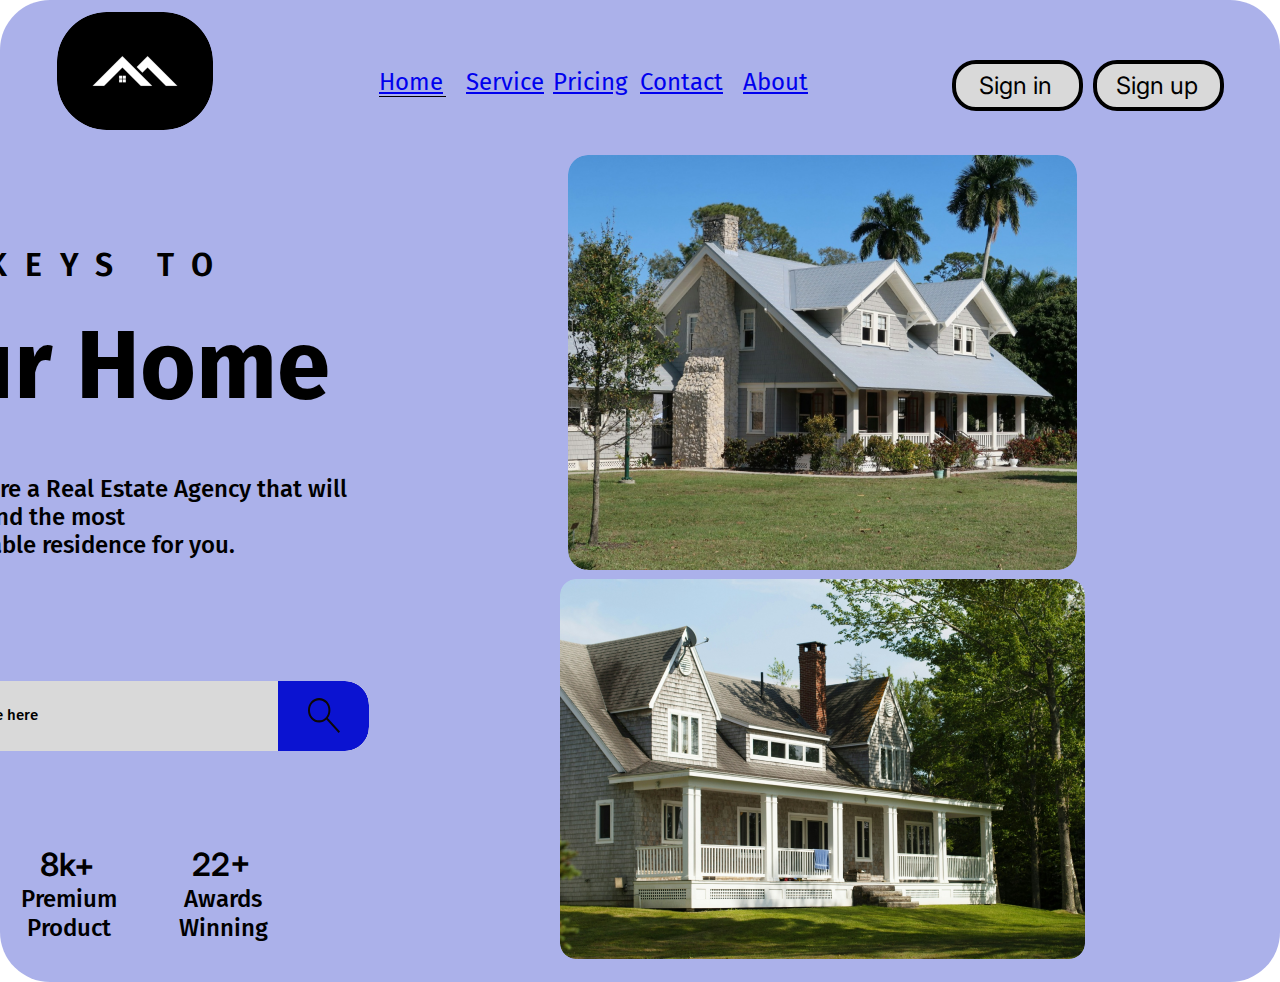
<file: Royal Home/index.html>
<!DOCTYPE html>
<html>
  <head>
    <meta charset="utf-8" />
    <meta name="viewport" content="initial-scale=1, width=device-width" />

    <link rel="stylesheet" href="./global.css" />
    <link rel="stylesheet" href="./index.css" />
    <link
      rel="stylesheet"
      href="https://fonts.googleapis.com/css2?family=Fira Sans:wght@400;500;600;700&display=swap"
    />
    <link
      rel="stylesheet"
      href="https://fonts.googleapis.com/css2?family=Inter:wght@100;400;600;700;800&display=swap"
    />
    <link
      rel="stylesheet"
      href="https://fonts.googleapis.com/css2?family=Merriweather Sans:wght@400;700;800&display=swap"
    />
    <link
      rel="stylesheet"
      href="https://fonts.googleapis.com/css2?family=Averia Serif Libre:wght@700&display=swap"
    />
  </head>
  <body>
    <div class="macbook-pro-14-10">
      <header class="image-2-parent">
        <img
          class="image-2-icon"
          loading="lazy"
          alt=""
          src="./public/image-2@2x.png"
        />

        <div class="sign-in-input-wrapper">
          <div class="sign-in-input">
            <div class="property-1default-wrapper">
              <div class="property-1default">
                <div class="home">
                  <div class="home-wrapper">
                    <a href="index.html" class="home19">Home</a>
                  </div>
                </div>
                <div class="home2">
                  <div class="home-container">
                    <a href="service.html" class="home21">Service</a>
                  </div>
                </div>
                <div class="home4">
                  <div class="home-frame">
                    <a href="pricing.html" class="home23">Pricing</a>
                  </div>
                </div>
                <div class="home24">
                  <div class="home-wrapper8">
                    <a href="contact.html" class="home25">Contact</a>
                  </div>
                </div>
                <div class="home6">
                  <div class="frame-div">
                    <a href="about.html" class="home27">About</a>
                  </div>
                </div>
              </div>
            </div>
            <div class="image-banner">
              <div class="sign-in-container">
                <button class="sign-in-wrapper">
                  <a class="sign-in">Sign in</a>
                </button>
                <button class="sign-in-frame">
                  <a class="sign-in1">Sign up</a>
                </button>
              </div>
            </div>
          </div>
        </div>
      </header>
      <main class="image-background">
        <img
          class="unsplash178j8tjrnlc-icon"
          loading="lazy"
          alt=""
          src="./public/unsplash178j8tjrnlc@2x.png"
        />

        <div class="unsplash-container">
          <div class="heading">
            <div class="title">
              <div class="the-keys-to">THE KEYS TO</div>
              <h1 class="your-home">Your Home</h1>
              <div class="we-are-a">
                We are a Real Estate Agency that will help you to find the most
                suitable residence for you.
              </div>
            </div>
            <div class="search">
              <div class="search-content">
                <div class="search-input">
                  <div class="search-your-home">Search Your Home here</div>
                </div>
                <img
                  class="search-button-icon"
                  loading="lazy"
                  alt=""
                  src="./public/frame-25.svg"
                />
              </div>
            </div>
            <div class="key-title">
              <div class="instance-parent">
                <div class="initial-parent">
                  <div class="initial">
                    <div class="k">3k+</div>
                  </div>
                  <div class="customer-initial">
                    <div class="happy">Happy</div>
                  </div>
                  <div class="customer">Customer</div>
                </div>
                <div class="initial-container-parent">
                  <div class="initial-container">
                    <div class="k1">8k+</div>
                  </div>
                  <div class="happy1">Premium</div>
                  <div class="customer-wrapper">
                    <div class="customer1">Product</div>
                  </div>
                </div>
                <div class="frame-parent">
                  <div class="k-wrapper">
                    <div class="k2">22+</div>
                  </div>
                  <div class="happy-wrapper">
                    <div class="happy2">Awards</div>
                  </div>
                  <div class="customer2">Winning</div>
                </div>
              </div>
            </div>
          </div>
        </div>
        <div class="gallery">
          <div class="unsplasharen8nutd1q-wrapper">
            <img
              class="unsplasharen8nutd1q-icon"
              loading="lazy"
              alt=""
              src="./public/unsplasharen8nutd1q@2x.png"
            />
          </div>
          <img
            class="unsplashitzfgp77dtg-icon"
            loading="lazy"
            alt=""
            src="./public/unsplashitzfgp77dtg@2x.png"
          />
        </div>
      </main>
    </div>
  </body>
</html>
</file>
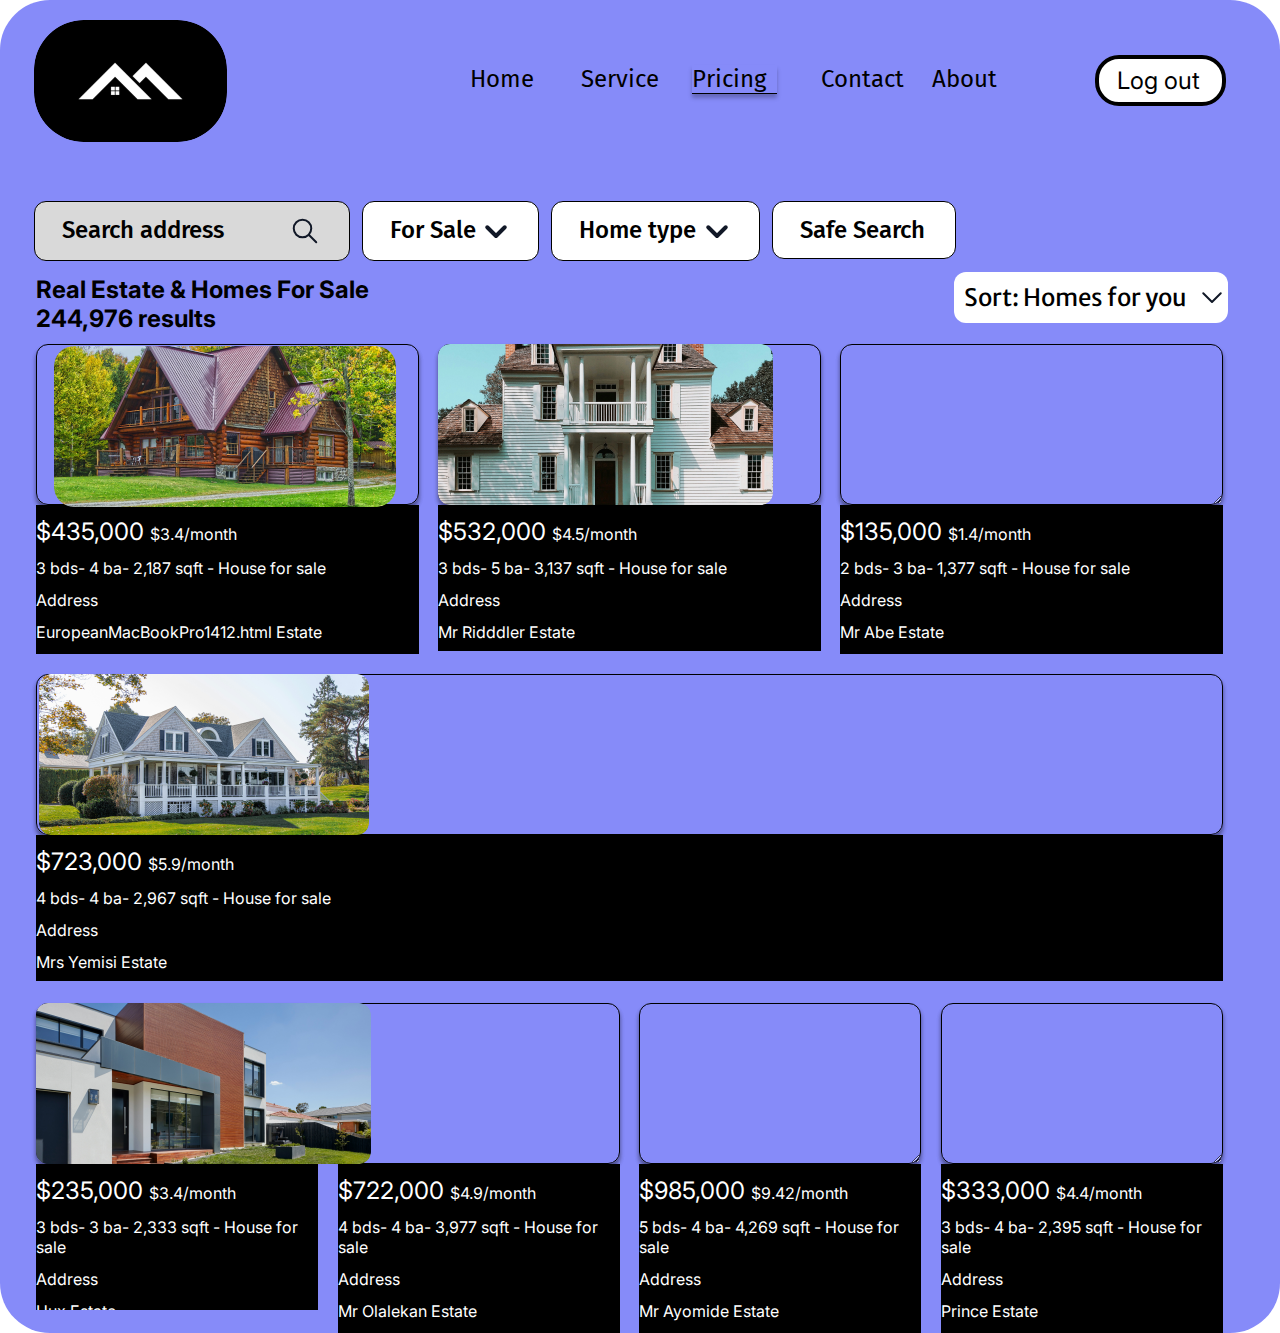
<file: Royal Home/pricing.html>
<!DOCTYPE html>
<html>
  <head>
    <meta charset="utf-8" />
    <meta name="viewport" content="initial-scale=1, width=device-width" />

    <link rel="stylesheet" href="./global.css" />
    <link rel="stylesheet" href="./MacBookPro1412.css" />
    <link
      rel="stylesheet"
      href="https://fonts.googleapis.com/css2?family=Fira Sans:wght@400;500;600;700&display=swap"
    />
    <link
      rel="stylesheet"
      href="https://fonts.googleapis.com/css2?family=Inter:wght@100;400;600;700;800&display=swap"
    />
    <link
      rel="stylesheet"
      href="https://fonts.googleapis.com/css2?family=Merriweather Sans:wght@400;700;800&display=swap"
    />
    <link
      rel="stylesheet"
      href="https://fonts.googleapis.com/css2?family=Averia Serif Libre:wght@700&display=swap"
    />
  </head>
  <body>
    <div class="macbook-pro-14-12">
      <header class="macbook-pro-14-12-inner">
        <div class="frame-parent5">
          <div class="image-4-wrapper">
            <img
              class="image-4-icon"
              loading="lazy"
              alt=""
              src="./public/image-4@2x.png"
            />
          </div>
          <div class="home-wrapper5">
            <nav class="home17">
              <div class="home18">
                <div class="home-sub-items">
                  <a href="index.html" class="home19">Home</a>
                </div>
              </div>
              <div class="home20">
                <div class="home-wrapper6">
                  <a href="service.html" class="home21">Service</a>
                </div>
              </div>
              <div class="home22">
                <div class="home-wrapper7">
                  <a href="pricing.html" class="home23">Pricing</a>
                </div>
              </div>
              <div class="home24">
                <div class="home-wrapper8">
                  <a href="contact.html" class="home25">Contact</a>
                </div>
              </div>
              <div class="home26">
                <div class="home-wrapper9">
                  <a href="about.html" class="home27">About</a>
                </div>
              </div>
            </nav>
          </div>
          <div class="instance-wrapper">
            <button class="frame-button">
              <a class="sign-in3">Log out</a>
            </button>
          </div>
        </div>
      </header>
      <img
        class="unsplashtvcj-so0gds-icon"
        loading="lazy"
        alt=""
        src="./public/unsplashtvcjso0gds@2x.png"
      />

      <main class="frame-main">
        <section class="input-fields-parent">
          <div class="input-fields">
            <div class="search-address-parent">
              <div class="search-address">Search address</div>
              <img class="icon" alt="" src="./public/icon.svg" />
            </div>
            <div class="search-address-group">
              <div class="search-address1">For Sale</div>
              <img class="icon1" alt="" src="./public/icon-1.svg" />
            </div>
            <div class="search-address-container">
              <div class="search-address2">Home type</div>
              <img class="icon2" alt="" src="./public/icon-1.svg" />
            </div>
            <div class="search-address-parent1">
              <div class="search-address3">Safe Search</div>
              <img class="icon3" alt="" src="./public/icon.svg" />
            </div>
          </div>
          <div class="frame-wrapper2">
            <div class="frame-parent6">
              <div class="real-estate-homes-for-sale-2-wrapper">
                <h3 class="real-estate-container">
                  <p class="real-estate">Real Estate & Homes For Sale</p>
                  <p class="results">244,976 results</p>
                </h3>
              </div>
              <div class="search-address-parent2">
                <div class="search-address4">Sort: Homes for you</div>
                <img class="icon4" alt="" src="./public/icon-3.svg" />
              </div>
            </div>
          </div>
          <div class="frame-wrapper3">
            <div class="component-9-parent">
              <div class="component-9">
                <div class="component-9-child"></div>
                <div class="month-parent">
                  <div class="month">
                    <span>$435,000</span>
                    <span class="month1"> $3.4/month</span>
                  </div>
                  <div class="bds-4-ba-2187-sqft-">
                    3 bds- 4 ba- 2,187 sqft - House for sale
                  </div>
                  <div class="address">Address</div>
                  <div class="estate">EuropeanMacBookPro1412.html Estate</div>
                </div>
              </div>
              <div class="component-10-parent">
                <div class="component-10">
                  <div class="component-10-child"></div>
                  <div class="month-group">
                    <div class="month2">
                      <span>$532,000</span>
                      <span class="month3"> $4.5/month</span>
                    </div>
                    <div class="bds-4-ba-2187-sqft-1">
                      3 bds- 5 ba- 3,137 sqft - House for sale
                    </div>
                    <div class="address1">Address</div>
                    <div class="mr-oje-estate1">Mr Ridddler Estate</div>
                  </div>
                </div>
                <img
                  class="unsplashq0-1fzvjpjy-icon"
                  loading="lazy"
                  alt=""
                  src="./public/unsplashq01fzvjpjy@2x.png"
                />
              </div>
              <div class="component-7">
                <textarea class="component-7-child" rows="{8}" cols="{17}">
                </textarea>
                <div class="month-container">
                  <div class="month4">
                    <span>$135,000</span>
                    <span class="month5"> $1.4/month</span>
                  </div>
                  <div class="bds-4-ba-2187-sqft-2">
                    2 bds- 3 ba- 1,377 sqft - House for sale
                  </div>
                  <div class="address2">Address</div>
                  <div class="mr-oje-estate2">Mr Abe Estate</div>
                </div>
              </div>
              <div class="component-10-group">
                <div class="component-101">
                  <div class="component-10-item"></div>
                  <div class="month-parent1">
                    <div class="month6">
                      <span>$723,000</span>
                      <span class="month7"> $5.9/month</span>
                    </div>
                    <div class="bds-4-ba-2187-sqft-3">
                      4 bds- 4 ba- 2,967 sqft - House for sale
                    </div>
                    <div class="address3">Address</div>
                    <div class="mr-oje-estate3">Mrs Yemisi Estate</div>
                  </div>
                </div>
                <img
                  class="unsplash178j8tjrnlc-icon2"
                  loading="lazy"
                  alt=""
                  src="./public/unsplash178j8tjrnlc2@2x.png"
                />
              </div>
            </div>
          </div>
        </section>
        <section class="frame-wrapper4">
          <div class="frame-parent7">
            <div class="component-8-parent">
              <div class="component-8">
                <div class="month-cell"></div>
                <div class="month-parent2">
                  <div class="month8">
                    <span>$235,000</span>
                    <span class="month9"> $3.4/month</span>
                  </div>
                  <div class="bds-4-ba-2187-sqft-4">
                    3 bds- 3 ba- 2,333 sqft - House for sale
                  </div>
                  <div class="address4">Address</div>
                  <div class="mr-oje-estate4">Hux Estate</div>
                </div>
              </div>
              <img
                class="unsplashmanvojlquvg-icon"
                loading="lazy"
                alt=""
                src="./public/unsplashmanvojlquvg@2x.png"
              />
            </div>
            <div class="component-71">
              <div class="component-7-item"></div>
              <div class="month-parent3">
                <div class="month10">
                  <span>$722,000</span>
                  <span class="month11"> $4.9/month</span>
                </div>
                <div class="bds-4-ba-2187-sqft-5">
                  4 bds- 4 ba- 3,977 sqft - House for sale
                </div>
                <div class="address5">Address</div>
                <div class="mr-oje-estate5">Mr Olalekan Estate</div>
              </div>
            </div>
            <div class="component-81">
              <textarea class="component-8-child" rows="{8}" cols="{17}">
              </textarea>
              <div class="month-parent4">
                <div class="month12">
                  <span>$985,000</span>
                  <span class="month13"> $9.42/month</span>
                </div>
                <div class="bds-4-ba-2187-sqft-6">
                  5 bds- 4 ba- 4,269 sqft - House for sale
                </div>
                <div class="address6">Address</div>
                <div class="mr-oje-estate6">Mr Ayomide Estate</div>
              </div>
            </div>
            <div class="component-91">
              <textarea class="component-9-item" rows="{8}" cols="{17}">
              </textarea>
              <div class="month-parent5">
                <div class="month14">
                  <span>$333,000</span>
                  <span class="month15"> $4.4/month</span>
                </div>
                <div class="bds-4-ba-2187-sqft-7">
                  3 bds- 4 ba- 2,395 sqft - House for sale
                </div>
                <div class="address7">Address</div>
                <div class="mr-oje-estate7">Prince Estate</div>
              </div>
            </div>
          </div>
        </section>
      </main>
    </div>
  </body>
</html>
</file>
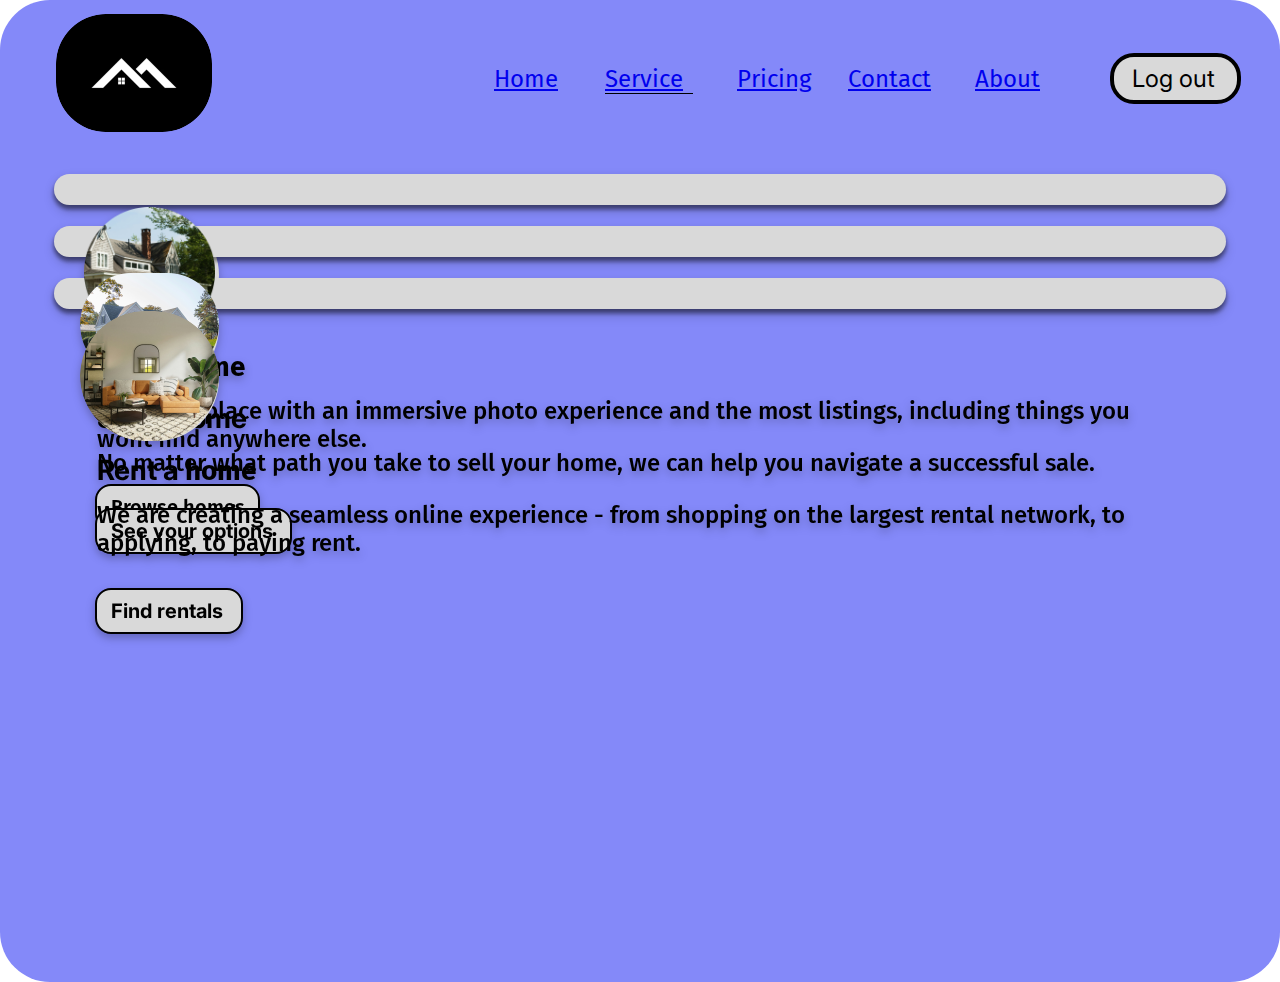
<file: Royal Home/service.html>
<!DOCTYPE html>
<html>
  <head>
    <meta charset="utf-8" />
    <meta name="viewport" content="initial-scale=1, width=device-width" />

    <link rel="stylesheet" href="./global.css" />
    <link rel="stylesheet" href="./MacBookPro1411.css" />
    <link
      rel="stylesheet"
      href="https://fonts.googleapis.com/css2?family=Fira Sans:wght@400;500;600;700&display=swap"
    />
    <link
      rel="stylesheet"
      href="https://fonts.googleapis.com/css2?family=Inter:wght@100;400;600;700;800&display=swap"
    />
    <link
      rel="stylesheet"
      href="https://fonts.googleapis.com/css2?family=Merriweather Sans:wght@400;700;800&display=swap"
    />
    <link
      rel="stylesheet"
      href="https://fonts.googleapis.com/css2?family=Averia Serif Libre:wght@700&display=swap"
    />
  </head>
  <body>
    <div class="macbook-pro-14-11">
      <header class="macbook-pro-14-11-inner">
        <div class="image-3-parent">
          <img
            class="image-3-icon"
            loading="lazy"
            alt=""
            src="./public/image-2@2x.png"
          />

          <div class="frame-wrapper">
            <div class="frame-group">
              <div class="home-container-wrapper">
                <nav class="home-container1">
                  <div class="home8">
                    <div class="home-wrapper1">
                      <a href="index.html" class="home19">Home</a>
                    </div>
                  </div>
                  <div class="home10">
                    <div class="home-wrapper2">
                      <a href="service.html" class="home21">Service</a>
                    </div>
                  </div>
                  <div class="home12">
                    <div class="home-wrapper3">
                      <a href="pricing.html" class="home23">Pricing</a>
                    </div>
                  </div>
                  <div class="home24">
                    <div class="home-wrapper8">
                      <a href="contact.html" class="home25">Contact</a>
                    </div>
                  </div>
                  <div class="home14">
                    <div class="home-wrapper4">
                      <a href="about.html" class="home27">About</a>
                    </div>
                  </div>
                </nav>
              </div>
              <div class="sign-in-wrapper1">
                <a class="sign-in2">Log out</a>
              </div>
            </div>
          </div>
        </div>
      </header>
      <main class="header">

        <section class="frame-section">
          <div class="frame-parent3">
            <div class="ellipse-container">
              <div class="frame-item"></div>
            </div>
            <div class="frame-parent4">
              <div class="frame-wrapper1">
                <div class="buy-a-home-group">
                  <div class="buy-a-home-container">
                    <b class="home16">Buy a home</b>
                  </div>
                  <div class="find-your-place2">
                    Find your place with an immersive photo experience and the
                    most listings, including things you wont find anywhere else.
                  </div>
                </div>
              </div>
              <button class="browse-homes-wrapper">
                <div class="browse-homes">Browse homes</div>
              </button>
            </div>
          </div>
          <img
            class="frame-inner"
            loading="lazy"
            alt=""
            src="./public/unsplashitzfgp77dtg1@2x.png"
          />
        </section>

        <!-- <section class="instance-group">
          <div class="ellipse-parent">
            <div class="instance-child"></div>
            <div class="frame-container">
              <div class="buy-a-home-parent">
                <b class="buy-a-home">Buy a home</b>
                <div class="find-your-place">
                  Find your place with an immersive photo experience and the
                  most listings, including things you wont find anywhere else.
                </div>
              </div>
            </div>
            <button class="browse-homes-wrapper">
              <div class="browse-homes">Browse homes</div>
            </button>
          </div>
          <img
            class="unsplashitzfgp77dtg-icon1"
            loading="lazy"
            alt=""
            src="./public/unsplashitzfgp77dtg1@2x.png"
          />
        </section> -->

        <section class="frame-section">
          <div class="frame-parent3">
            <div class="ellipse-container">
              <div class="frame-item"></div>
            </div>
            <div class="frame-parent4">
              <div class="frame-wrapper1">
                <div class="buy-a-home-group">
                  <div class="buy-a-home-container">
                    <b class="buy-a-home1">Sell a home</b>
                  </div>
                  <div class="find-your-place2">
                    No matter what path you take to sell your home, we can help
                    you navigate a successful sale.
                  </div>
                </div>
              </div>
              <button class="browse-container">
                <b class="browse-homes1">See your options</b>
              </button>
            </div>
          </div>
          <img
            class="frame-inner"
            loading="lazy"
            alt=""
            src="./public/unsplash178j8tjrnlc1@2x.png"
          />
        </section>

        <!-- <section class="instance-container">
          <div class="frame-parent1">
            <div class="ellipse-wrapper">
              <div class="frame-child"></div>
            </div>
            <div class="frame-parent2">
              <div class="button-content-wrapper">
                <div class="button-content">
                  <b class="buy-a-home1">Sell a home</b>
                  <div class="find-your-place1">
                    No matter what path you take to sell your home, we can help
                    you navigate a successful sale.
                  </div>
                </div>
              </div>
              <button class="browse-container">
                <b class="browse-homes1">See your options</b>
              </button>
            </div>
          </div>
          <img
            class="unsplash178j8tjrnlc-icon1"
            loading="lazy"
            alt=""
            src="./public/unsplash178j8tjrnlc1@2x.png"
          />
        </section> -->

        <section class="frame-section">
          <div class="frame-parent3">
            <div class="ellipse-container">
              <div class="frame-item"></div>
            </div>
            <div class="frame-parent4">
              <div class="frame-wrapper1">
                <div class="buy-a-home-group">
                  <div class="buy-a-home-container"><u></u>
                    <b>Rent a </b>
                    <b class="home16">home</b>
                  </div>
                  <div class="find-your-place2">
                    We are creating a seamless online experience - from shopping
                    on the largest rental network, to applying, to paying rent.
                  </div>
                </div>
              </div>
              <button class="browse-homes-container">
                <b class="browse-homes2">Find rentals</b>
              </button>
            </div>
          </div>
          <img
            class="frame-inner"
            loading="lazy"
            alt=""
            src="./public/rectangle-5@2x.png"
          />
        </section>
      </main>
    </div>
  </body>
</html>
</file>
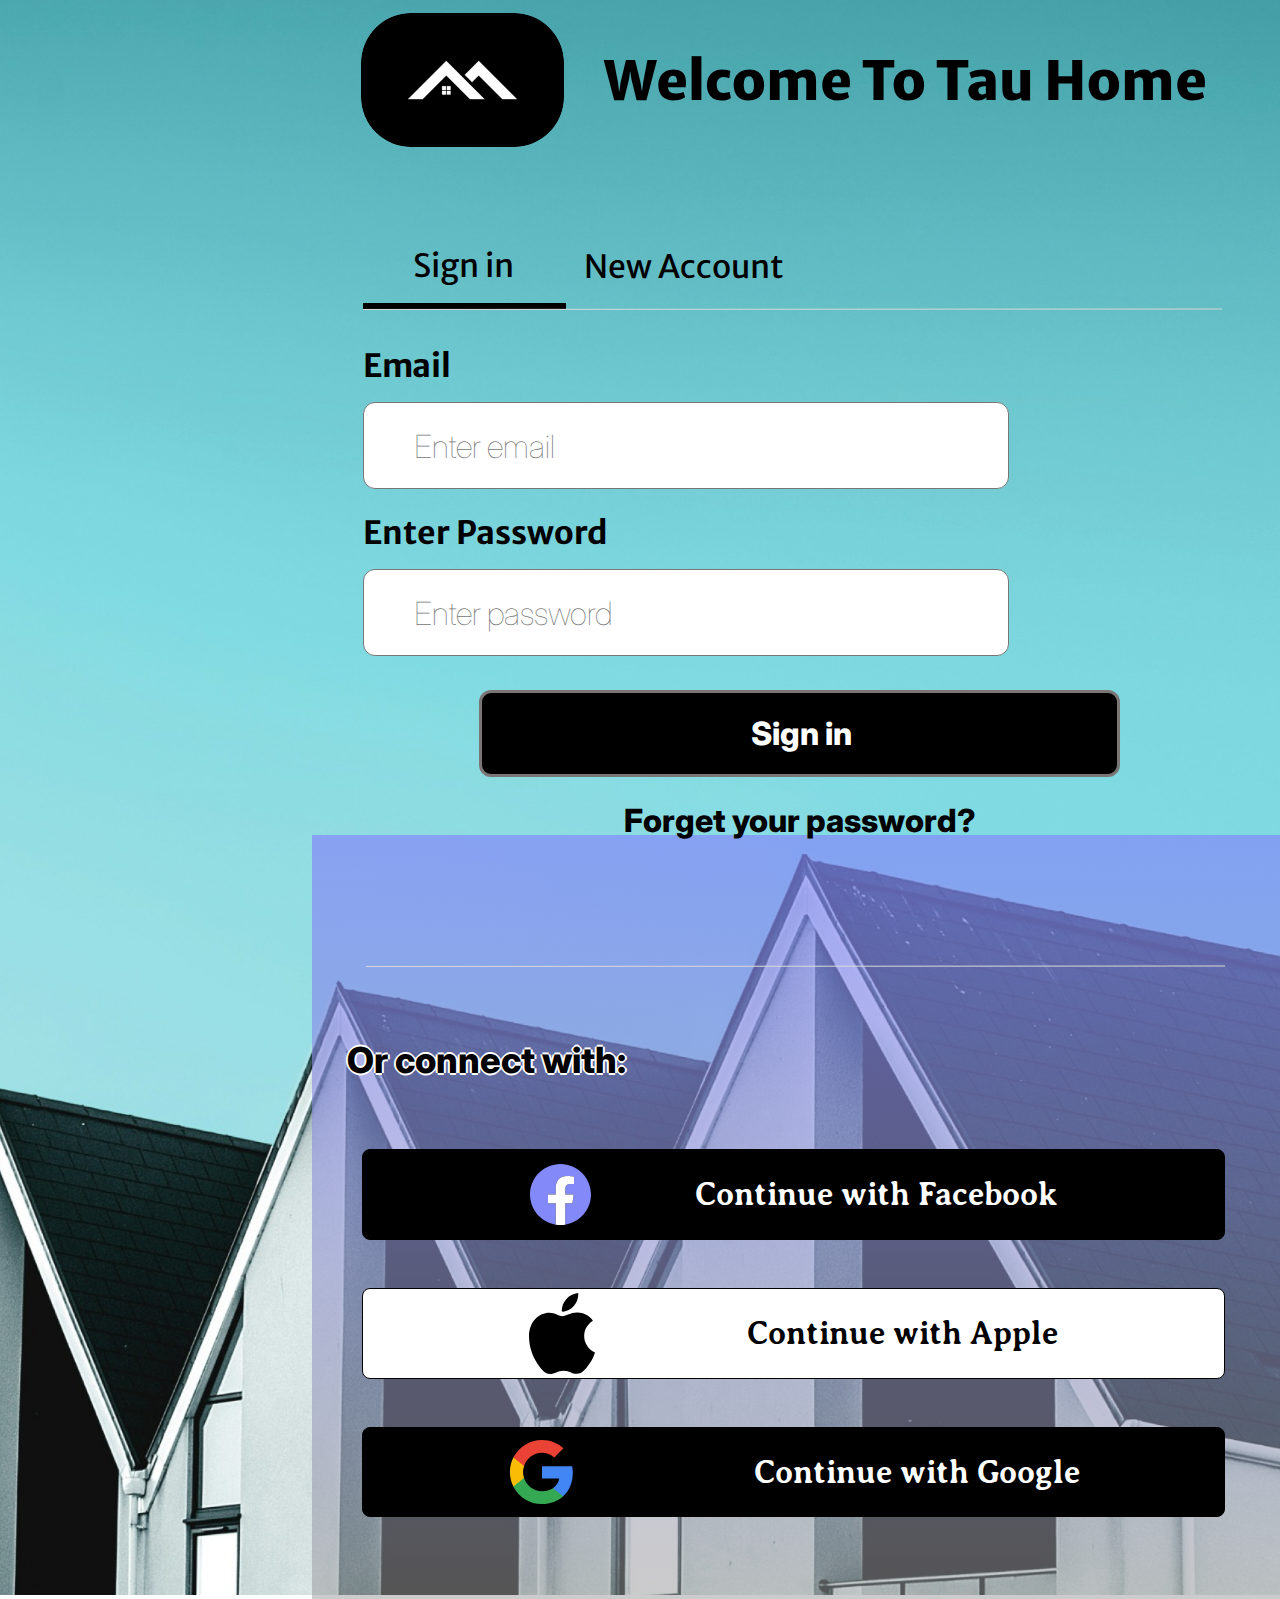
<file: Royal Home/SignIn.html>
<!DOCTYPE html>
<html>
  <head>
    <meta charset="utf-8" />
    <meta name="viewport" content="initial-scale=1, width=device-width" />

    <link rel="stylesheet" href="./global.css" />
    <link rel="stylesheet" href="./SignIn.css" />
    <link
      rel="stylesheet"
      href="https://fonts.googleapis.com/css2?family=Fira Sans:wght@400;500;600;700&display=swap"
    />
    <link
      rel="stylesheet"
      href="https://fonts.googleapis.com/css2?family=Inter:wght@100;400;600;700;800&display=swap"
    />
    <link
      rel="stylesheet"
      href="https://fonts.googleapis.com/css2?family=Merriweather Sans:wght@400;700;800&display=swap"
    />
    <link
      rel="stylesheet"
      href="https://fonts.googleapis.com/css2?family=Averia Serif Libre:wght@700&display=swap"
    />
  </head>
  <body>
    <div class="sign-in4">
      <img
        class="unsplasha3dphhal6zg-icon"
        alt=""
        src="./public/unsplasha3dphhal6zg@2x.png"
      />

      <section class="main">
        <img
          class="image-5-icon"
          loading="lazy"
          alt=""
          src="./public/image-5@2x.png"
        />

        <div class="welcome">
          <h2 class="welcome-to-tau">Welcome To Tau Home</h2>
        </div>
      </section>
      <section class="content">
        <form class="sign-in-form">
          <div class="sign-in-fields">
            <div class="sign-in-buttons">
              <div class="sign-in5">
                <div class="sign-in6">Sign in</div>
              </div>
              <div class="sign-in-button-bottom">
                <div class="sign-in7">
                  <div class="sign-in8">New Account</div>
                </div>
              </div>
            </div>
            <img
              class="sign-in-fields-child"
              loading="lazy"
              alt=""
              src="./public/line-24.svg"
            />
          </div>
          <div class="email-parent">
            <b class="email">Email</b>
            <div class="email-input">
              <input
                class="enter-email"
                placeholder="Enter email"
                type="text"
              />
            </div>
          </div>
          <div class="email-field-copy">
            <div class="email-group">
              <b class="email1">Enter Password</b>
              <div class="email-input-copy">
                <input
                  class="enter-email1"
                  placeholder="Enter password"
                  type="text"
                />
              </div>
            </div>
          </div>
          <div class="sign-in-submit">
            <button class="sign-in-submit-button">
              <div class="sign-in9">Sign in</div>
            </button>
          </div>
        </form>
      </section>
      <section class="social-sign-in">
        <div class="social-options">
          <div class="divider-container">
            <img
              class="divider-container-child"
              loading="lazy"
              alt=""
              src="./public/line-24.svg"
            />
          </div>
          <div class="or-connect-with">Or connect with:</div>
        </div>
        <div class="social-buttons">
          <button class="social-icons">
            <img class="g10-icon" alt="" src="./public/g10.svg" />

            <div class="social-labels">
              <b class="continue-with-facebook">Continue with Facebook</b>
            </div>
          </button>
          <button class="social-icons1">
            <img
              class="apple-logosvg-icon"
              alt=""
              src="./public/apple-logosvg.svg"
            />

            <div class="continue-with-apple-wrapper">
              <b class="continue-with-apple">Continue with Apple</b>
            </div>
          </button>
          <button class="google-sign-in">
            <img
              class="google-symbolsvg-icon"
              alt=""
              src="./public/google-symbolsvg.svg"
            />

            <div class="google-button">
              <b class="continue-with-google">Continue with Google</b>
            </div>
          </button>
        </div>
        <div class="forget-your-password">Forget your password?</div>
      </section>
    </div>
  </body>
</html>
</file>
<file: Royal Home/global.css>
body {
  margin: 0;
  line-height: normal;
}

:root {
  /* fonts */
  --font-fira-sans: "Fira Sans";
  --font-inter: Inter;
  --font-merriweather-sans: "Merriweather Sans";
  --font-averia-serif-libre: "Averia Serif Libre";

  /* font sizes */
  --font-size-5xl: 24px;
  --font-size-lgi: 19px;
  --font-size-13xl: 32px;
  --font-size-7xl: 26px;
  --font-size-10xl: 29px;
  --font-size-xl: 20px;
  --font-size-9xl: 28px;
  --font-size-3xl: 22px;
  --font-size-base: 16px;

  /* Colors */
  --color-black: #000;
  --color-gainsboro-100: #d9d9d9;
  --color-silver: #bfbfbf;
  --color-darkslategray: #333;
  --color-white: #fff;
  --color-gray-100: #7a7676;

  /* Gaps */
  --gap-25xl: 44px;
  --gap-41xl: 60px;
  --gap-11xl: 30px;
  --gap-12xs: 1px;
  --gap-xl: 20px;
  --gap-5xl: 24px;
  --gap-lgi: 19px;
  --gap-3xs: 10px;
  --gap-33xl: 52px;
  --gap-xs: 12px;
  --gap-12xl: 31px;
  --gap-mini: 15px;
  --gap-sm: 14px;
  --gap-3xl: 22px;
  --gap-10xl: 29px;
  --gap-lgi-7: 19.7px;
  --gap-9xs: 4px;
  --gap-base: 16px;

  /* Paddings */
  --padding-8xs: 5px;
  --padding-31xl: 50px;
  --padding-4xl: 23px;
  --padding-35xl: 54px;
  --padding-8xl: 27px;
  --padding-6xl: 25px;
  --padding-sm: 14px;
  --padding-mid: 17px;
  --padding-12xs: 1px;
  --padding-9xs: 4px;
  --padding-smi: 13px;
  --padding-7xs: 6px;
  --padding-lgi: 19px;
  --padding-3xl: 22px;
  --padding-11xs: 2px;
  --padding-xl: 20px;
  --padding-6xs: 7px;
  --padding-9xl: 28px;
  --padding-3xs: 10px;
  --padding-4xs: 9px;
  --padding-22xl: 41px;
  --padding-11xl: 30px;
  --padding-69xl: 88px;
  --padding-25xl: 44px;
  --padding-lg: 18px;
  --padding-15xl: 34px;
  --padding-xs: 12px;
  --padding-10xs: 3px;
  --padding-10xl: 29px;
  --padding-16xl: 35px;
  --padding-34xl: 53px;
  --padding-88xl: 107px;
  --padding-2xl: 21px;
  --padding-5xl: 24px;

  /* Border radiuses */
  --br-31xl: 50px;
  --br-base: 16px;
  --br-xl: 20px;
  --br-5xl: 24px;
  --br-81xl: 100px;
  --br-xs: 12px;
  --br-5xs: 8px;
}
</file>
<file: Royal Home/index.css>
.image-2-icon {
  height: 118px;
  width: 156px;
  position: relative;
  border-radius: var(--br-31xl);
  object-fit: contain;
  z-index: 1;
}
.home1 {
  text-decoration: none;
  position: relative;
  color: inherit;
  display: inline-block;
  min-width: 64px;
  white-space: nowrap;
}
.home,
.home-wrapper {
  display: flex;
  flex-direction: row;
  align-items: flex-start;
  justify-content: flex-start;
}
.home-wrapper {
  margin-top: -10px;
  margin-left: -10px;
  padding: var(--padding-3xs);
  flex-shrink: 0;
}
.home {
  height: 29px;
  width: 67px;
  border-bottom: 1px solid var(--color-black);
  box-sizing: border-box;
}
.home3 {
  text-decoration: none;
  position: relative;
  color: inherit;
  display: inline-block;
  min-width: 79px;
}
.home-container,
.home2 {
  display: flex;
  flex-direction: row;
  align-items: flex-start;
  justify-content: flex-start;
}
.home-container {
  margin-top: -10px;
  margin-left: -10px;
  padding: var(--padding-3xs);
  flex-shrink: 0;
}
.home2 {
  height: 29px;
  width: 67px;
}
.home5 {
  text-decoration: none;
  position: relative;
  color: inherit;
  display: inline-block;
  min-width: 75px;
}
.home-frame,
.home4 {
  display: flex;
  flex-direction: row;
  align-items: flex-start;
  justify-content: flex-start;
}
.home-frame {
  margin-top: -10px;
  margin-left: -10px;
  padding: var(--padding-3xs);
  flex-shrink: 0;
}
.home4 {
  height: 29px;
  width: 67px;
}
.home7 {
  text-decoration: none;
  position: relative;
  color: inherit;
  display: inline-block;
  min-width: 65px;
}
.frame-div {
  margin-top: -10px;
  margin-left: -10px;
  justify-content: flex-start;
  padding: var(--padding-3xs);
  flex-shrink: 0;
}
.frame-div,
.home6,
.property-1default,
.property-1default-wrapper {
  display: flex;
  flex-direction: row;
  align-items: flex-start;
}
.home6 {
  height: 29px;
  width: 67px;
  justify-content: flex-start;
}
.property-1default,
.property-1default-wrapper {
  max-width: 100%;
}
.property-1default {
  width: 400px;
  justify-content: space-between;
  gap: var(--gap-xl);
}
.property-1default-wrapper {
  flex: 1;
  border-radius: 5px;
  overflow: hidden;
  justify-content: flex-start;
  padding: var(--padding-xl);
  box-sizing: border-box;
}
.sign-in {
  text-decoration: none;
  position: relative;
  font-size: var(--font-size-5xl);
  font-family: var(--font-inter);
  color: var(--color-black);
  text-align: left;
  display: inline-block;
  min-width: 77px;
}
.sign-in-wrapper {
  cursor: pointer;
  border: 4px solid var(--color-black);
  padding: var(--padding-6xs) var(--padding-4xl);
  background-color: var(--color-gainsboro-100);
  flex: 0.9059;
  border-radius: var(--br-5xl);
  overflow: hidden;
  display: flex;
  flex-direction: row;
  align-items: flex-start;
  justify-content: flex-start;
  white-space: nowrap;
}
.sign-in-frame:hover,
.sign-in-wrapper:hover {
  background-color: var(--color-silver);
  border: 4px solid var(--color-darkslategray);
  box-sizing: border-box;
}
.sign-in1 {
  text-decoration: none;
  position: relative;
  font-size: var(--font-size-5xl);
  font-family: var(--font-inter);
  color: var(--color-black);
  text-align: left;
  display: inline-block;
  min-width: 85px;
}
.sign-in-frame {
  cursor: pointer;
  border: 4px solid var(--color-black);
  padding: var(--padding-6xs) var(--padding-lgi);
  background-color: var(--color-gainsboro-100);
  flex: 1;
  border-radius: var(--br-5xl);
  overflow: hidden;
  flex-direction: row;
  justify-content: flex-start;
  white-space: nowrap;
}
.image-banner,
.sign-in-container,
.sign-in-frame {
  display: flex;
  align-items: flex-start;
}
.sign-in-container {
  align-self: stretch;
  flex-direction: row;
  justify-content: flex-start;
  gap: var(--gap-3xs);
}
.image-banner {
  width: 272px;
  flex-direction: column;
  justify-content: flex-end;
  padding: 0 0 var(--padding-7xs);
  box-sizing: border-box;
}
.sign-in-input {
  align-self: stretch;
  display: flex;
  flex-direction: row;
  align-items: flex-end;
  justify-content: flex-start;
  gap: 78px;
  max-width: 100%;
}
.image-2-parent,
.sign-in-input-wrapper {
  display: flex;
  box-sizing: border-box;
  max-width: 100%;
}
.sign-in-input-wrapper {
  width: 865px;
  flex-direction: column;
  align-items: flex-start;
  justify-content: flex-end;
  padding: 0 0 var(--padding-smi);
}
.image-2-parent {
  align-self: stretch;
  border-radius: var(--br-31xl);
  overflow: hidden;
  flex-direction: row;
  align-items: flex-end;
  justify-content: space-between;
  padding: var(--padding-6xs) 56px 0 57px;
  gap: var(--gap-xl);
  text-align: left;
  font-size: var(--font-size-5xl);
  color: var(--color-black);
  font-family: var(--font-fira-sans);
}
.unsplash178j8tjrnlc-icon {
  margin-left: -1117px;
  margin-bottom: -403px;
  width: 767px;
  position: relative;
  max-height: 0%;
  object-fit: cover;
  flex-shrink: 0;
  max-width: 100%;
}
.the-keys-to {
  align-self: stretch;
  position: relative;
  letter-spacing: 0.56em;
  font-weight: 600;
  white-space: pre-wrap;
}
.your-home {
  margin: 0;
  position: relative;
  font-size: 96px;
  font-weight: 700;
  font-family: inherit;
}
.title,
.we-are-a,
.your-home {
  align-self: stretch;
}
.we-are-a {
  position: relative;
  font-size: var(--font-size-5xl);
  font-weight: 500;
  white-space: pre-wrap;
}
.title {
  display: flex;
  flex-direction: column;
  align-items: flex-start;
  justify-content: flex-start;
  gap: var(--gap-5xl);
}
.search-your-home {
  align-self: stretch;
  position: relative;
  font-weight: 500;
}
.search-input {
  width: 210px;
  display: flex;
  flex-direction: column;
  align-items: flex-start;
  justify-content: flex-start;
  padding: var(--padding-6xl) 0 0;
  box-sizing: border-box;
}
.search-button-icon {
  height: 70px;
  width: 91px;
  position: relative;
  border-radius: 0 var(--br-5xl) var(--br-5xl) 0;
  overflow: hidden;
  flex-shrink: 0;
}
.search,
.search-content {
  display: flex;
  flex-direction: row;
  align-items: flex-start;
  box-sizing: border-box;
  max-width: 100%;
}
.search-content {
  flex: 1;
  border-radius: var(--br-5xl);
  background-color: var(--color-gainsboro-100);
  overflow: hidden;
  justify-content: space-between;
  padding: 0 0 0 var(--padding-6xl);
  gap: var(--gap-xl);
}
.search {
  align-self: stretch;
  justify-content: flex-end;
  padding: 0 var(--padding-11xs) 0 0;
  font-size: 15px;
}
.k {
  position: relative;
  font-weight: 600;
  display: inline-block;
  min-width: 60px;
}
.initial {
  display: flex;
  flex-direction: row;
  align-items: flex-start;
  justify-content: flex-start;
  padding: 0 var(--padding-3xl);
  font-size: var(--font-size-13xl);
  font-family: var(--font-inter);
}
.happy {
  position: relative;
  font-weight: 500;
  display: inline-block;
  min-width: 70px;
}
.customer-initial {
  display: flex;
  flex-direction: row;
  align-items: flex-start;
  justify-content: flex-start;
  padding: 0 var(--padding-mid);
}
.customer {
  position: relative;
  font-weight: 500;
  display: inline-block;
  min-width: 105px;
}
.initial-parent {
  display: flex;
  flex-direction: column;
  align-items: flex-start;
  justify-content: flex-start;
  gap: var(--gap-12xs);
}
.k1 {
  position: relative;
  font-weight: 600;
  display: inline-block;
  min-width: 60px;
}
.initial-container {
  display: flex;
  flex-direction: row;
  align-items: flex-start;
  justify-content: flex-start;
  padding: 0 var(--padding-lgi);
  font-size: var(--font-size-13xl);
  font-family: var(--font-inter);
}
.customer1,
.happy1 {
  position: relative;
  font-weight: 500;
  display: inline-block;
  min-width: 98px;
}
.customer1 {
  min-width: 86px;
}
.customer-wrapper,
.initial-container-parent {
  display: flex;
  align-items: flex-start;
  justify-content: flex-start;
}
.customer-wrapper {
  flex-direction: row;
  padding: 0 var(--padding-7xs);
}
.initial-container-parent {
  flex-direction: column;
  gap: var(--gap-12xs);
}
.k2 {
  position: relative;
  font-weight: 600;
  display: inline-block;
  min-width: 62px;
}
.k-wrapper {
  display: flex;
  flex-direction: row;
  align-items: flex-start;
  justify-content: flex-start;
  padding: 0 var(--padding-smi);
  font-size: var(--font-size-13xl);
  font-family: var(--font-inter);
}
.happy2 {
  position: relative;
  font-weight: 500;
  display: inline-block;
  min-width: 79px;
}
.happy-wrapper {
  display: flex;
  flex-direction: row;
  align-items: flex-start;
  justify-content: flex-start;
  padding: 0 var(--padding-8xs);
}
.customer2 {
  position: relative;
  font-weight: 500;
  display: inline-block;
  min-width: 89px;
}
.frame-parent {
  display: flex;
  flex-direction: column;
  align-items: flex-start;
  justify-content: flex-start;
  gap: var(--gap-12xs);
}
.instance-parent,
.key-title {
  display: flex;
  flex-direction: row;
  align-items: flex-start;
  max-width: 100%;
}
.instance-parent {
  flex: 1;
  justify-content: flex-start;
  gap: var(--gap-41xl);
}
.key-title {
  align-self: stretch;
  justify-content: flex-end;
  padding: 0 var(--padding-12xs) 0 var(--padding-9xs);
  box-sizing: border-box;
  font-size: var(--font-size-5xl);
}
.heading,
.unsplash-container {
  display: flex;
  flex-direction: column;
  max-width: 100%;
  flex-shrink: 0;
}
.heading {
  align-self: stretch;
  align-items: flex-end;
  justify-content: flex-start;
  gap: 94px;
}
.unsplash-container {
  width: 533px;
  align-items: flex-start;
  justify-content: flex-end;
  padding: 0 var(--padding-sm) var(--padding-mid) 0;
  box-sizing: border-box;
}
.unsplasharen8nutd1q-icon {
  height: 415px;
  flex: 1;
  position: relative;
  border-radius: var(--br-xl);
  max-width: 100%;
  overflow: hidden;
  object-fit: cover;
}
.unsplasharen8nutd1q-wrapper {
  align-self: stretch;
  display: flex;
  flex-direction: row;
  align-items: flex-start;
  justify-content: flex-start;
  padding: 0 8px;
  box-sizing: border-box;
  max-width: 100%;
}
.unsplashitzfgp77dtg-icon {
  align-self: stretch;
  height: 380px;
  position: relative;
  border-radius: var(--br-base);
  max-width: 100%;
  overflow: hidden;
  flex-shrink: 0;
  object-fit: cover;
}
.gallery {
  width: 525px;
  display: flex;
  flex-direction: column;
  align-items: flex-start;
  justify-content: flex-start;
  gap: 9px;
  flex-shrink: 0;
  max-width: 100%;
}
.image-background,
.macbook-pro-14-10 {
  display: flex;
  justify-content: flex-start;
  box-sizing: border-box;
}
.image-background {
  align-self: stretch;
  flex-direction: row;
  align-items: flex-end;
  padding: 0 var(--padding-31xl) var(--padding-4xl) var(--padding-35xl);
  gap: 350px;
  max-width: 100%;
  text-align: left;
  font-size: var(--font-size-13xl);
  color: var(--color-black);
  font-family: var(--font-fira-sans);
}
.macbook-pro-14-10 {
  width: 100%;
  position: relative;
  border-radius: var(--br-31xl);
  background-color: rgba(126, 135, 222, 0.65);
  overflow: hidden;
  flex-direction: column;
  align-items: flex-start;
  padding: var(--padding-8xs) 0 0;
  gap: 25px;
  line-height: normal;
  letter-spacing: normal;
}
@media screen and (max-width: 1425px) {
  .image-background {
    flex-wrap: wrap;
    gap: 175px;
    padding-left: var(--padding-8xl);
    padding-right: var(--padding-6xl);
    box-sizing: border-box;
  }
}
@media screen and (max-width: 1200px) {
  .sign-in-container {
    display: none;
  }
  .image-banner {
    width: 0;
  }
  .sign-in-input {
    gap: 39px;
  }
}
@media screen and (max-width: 825px) {
  .image-2-parent {
    padding-left: var(--padding-9xl);
    padding-right: var(--padding-9xl);
    box-sizing: border-box;
  }
  .the-keys-to {
    font-size: var(--font-size-7xl);
  }
  .your-home {
    font-size: 48px;
  }
  .k,
  .k1,
  .k2 {
    font-size: var(--font-size-7xl);
  }
  .heading {
    gap: 47px;
  }
  .image-background {
    gap: 87px;
  }
}
@media screen and (max-width: 450px) {
  .sign-in-input {
    gap: var(--gap-lgi);
  }
  .the-keys-to {
    font-size: var(--font-size-lgi);
  }
  .your-home {
    font-size: var(--font-size-10xl);
  }
  .we-are-a {
    font-size: var(--font-size-lgi);
  }
  .search-content {
    flex-wrap: wrap;
    padding-left: var(--padding-xl);
    padding-right: var(--padding-xl);
    padding-bottom: var(--padding-xl);
    box-sizing: border-box;
  }
  .customer,
  .customer1,
  .customer2,
  .happy,
  .happy1,
  .happy2,
  .k,
  .k1,
  .k2 {
    font-size: var(--font-size-lgi);
  }
  .instance-parent {
    flex-wrap: wrap;
    gap: var(--gap-11xl);
  }
  .heading {
    gap: 23px;
  }
  .image-background {
    gap: var(--gap-25xl);
  }
}
</file>
<file: Royal Home/MacBookPro1412.css>
.image-4-icon {
  width: 193px;
  flex: 1;
  position: relative;
  border-radius: var(--br-31xl);
  max-height: 100%;
  object-fit: cover;
}
.image-4-wrapper {
  align-self: stretch;
  width: 340px;
  display: flex;
  flex-direction: column;
  align-items: flex-start;
  justify-content: flex-start;
  max-width: 100%;
}
.home19 {
  text-decoration: none;
  position: relative;
  color: inherit;
  display: inline-block;
  min-width: 64px;
  white-space: nowrap;
}
.home-sub-items,
.home18 {
  display: flex;
  flex-direction: row;
  align-items: flex-start;
  justify-content: flex-start;
}
.home-sub-items {
  margin-top: -10px;
  margin-left: -10px;
  padding: var(--padding-3xs);
  flex-shrink: 0;
}
.home18 {
  height: 29px;
  width: 67px;
}
.home21 {
  text-decoration: none;
  position: relative;
  color: inherit;
  display: inline-block;
  min-width: 79px;
}
.home-wrapper6,
.home20 {
  display: flex;
  flex-direction: row;
  align-items: flex-start;
  justify-content: flex-start;
}
.home-wrapper6 {
  margin-top: -10px;
  margin-left: -10px;
  padding: var(--padding-3xs);
  flex-shrink: 0;
}
.home20 {
  height: 29px;
  width: 67px;
}
.home23 {
  text-decoration: none;
  position: relative;
  color: inherit;
  display: inline-block;
  min-width: 75px;
}
.home-wrapper7,
.home22 {
  display: flex;
  flex-direction: row;
  align-items: flex-start;
  justify-content: flex-start;
}
.home-wrapper7 {
  margin-top: -10px;
  margin-left: -10px;
  padding: var(--padding-3xs);
  flex-shrink: 0;
}
.home22 {
  height: 29px;
  width: 85px;
  box-shadow: 0 4px 4px rgba(0, 0, 0, 0.25);
  border-bottom: 1px solid var(--color-black);
  box-sizing: border-box;
}
.home25 {
  text-decoration: none;
  position: relative;
  color: inherit;
  display: inline-block;
  min-width: 83px;
}
.home-wrapper8,
.home24 {
  display: flex;
  flex-direction: row;
  align-items: flex-start;
  justify-content: flex-start;
}
.home-wrapper8 {
  margin-top: -10px;
  margin-left: -10px;
  padding: var(--padding-3xs);
  flex-shrink: 0;
}
.home24 {
  height: 29px;
  width: 67px;
}
.home27 {
  text-decoration: none;
  position: relative;
  color: inherit;
  display: inline-block;
  min-width: 65px;
}
.home-wrapper9,
.home26 {
  flex-direction: row;
  justify-content: flex-start;
}
.home-wrapper9 {
  margin-top: -10px;
  margin-left: -10px;
  display: flex;
  align-items: flex-start;
  padding: var(--padding-3xs);
  flex-shrink: 0;
}
.home26 {
  height: 29px;
  width: 67px;
}
.home-wrapper5,
.home17,
.home26 {
  display: flex;
  align-items: flex-start;
}
.home17 {
  margin: 0;
  align-self: stretch;
  flex-direction: row;
  justify-content: space-between;
  gap: var(--gap-xl);
  text-align: left;
  font-size: var(--font-size-5xl);
  color: var(--color-black);
  font-family: var(--font-fira-sans);
}
.home-wrapper5 {
  width: 529px;
  flex-direction: column;
  justify-content: flex-start;
  padding: 45px 0 0;
  box-sizing: border-box;
  max-width: 100%;
}
.sign-in3 {
  text-decoration: none;
  position: relative;
  font-size: var(--font-size-5xl);
  font-family: var(--font-inter);
  color: var(--color-black);
  text-align: left;
  display: inline-block;
  min-width: 87px;
}
.frame-button,
.instance-wrapper {
  display: flex;
  align-items: flex-start;
  justify-content: flex-start;
}
.frame-button {
  cursor: pointer;
  border: 4px solid var(--color-black);
  padding: var(--padding-6xs) var(--padding-lg);
  background-color: var(--color-white);
  align-self: stretch;
  border-radius: var(--br-5xl);
  overflow: hidden;
  flex-direction: row;
  white-space: nowrap;
}
.frame-button:hover {
  background-color: #e6e6e6;
  border: 4px solid var(--color-darkslategray);
  box-sizing: border-box;
}
.instance-wrapper {
  width: 131px;
  flex-direction: column;
  padding: var(--padding-16xl) 0 0;
  box-sizing: border-box;
}
.frame-parent5,
.macbook-pro-14-12-inner {
  align-self: stretch;
  display: flex;
  flex-direction: row;
  align-items: flex-start;
  max-width: 100%;
}
.frame-parent5 {
  flex: 1;
  justify-content: space-between;
  gap: var(--gap-xl);
}
.macbook-pro-14-12-inner {
  height: 122px;
  justify-content: flex-end;
  padding: 0 var(--padding-11xs) 0 0;
  box-sizing: border-box;
}
.unsplashtvcj-so0gds-icon {
  width: 342px;
  height: 161px;
  position: absolute;
  margin: 0 !important;
  top: 346px;
  left: 54px;
  border-radius: var(--br-xl);
  object-fit: cover;
  z-index: 1;
}
.search-address {
  height: 29px;
  position: relative;
  font-weight: 500;
  display: inline-block;
}
.icon {
  height: 30px;
  width: 30px;
  position: relative;
  overflow: hidden;
  flex-shrink: 0;
  min-height: 30px;
}
.search-address-parent {
  width: 316px;
  border-radius: var(--br-xs);
  background-color: var(--color-gainsboro-100);
  border: 1px solid var(--color-black);
  box-sizing: border-box;
  overflow: hidden;
  flex-shrink: 0;
  display: flex;
  flex-direction: row;
  align-items: flex-start;
  justify-content: space-between;
  padding: var(--padding-sm) var(--padding-10xl) var(--padding-sm)
    var(--padding-8xl);
  white-space: nowrap;
  gap: var(--gap-xl);
}
.search-address1 {
  position: relative;
  font-weight: 500;
  display: inline-block;
  min-width: 87px;
}
.icon1 {
  height: 30px;
  width: 30px;
  position: relative;
  overflow: hidden;
  flex-shrink: 0;
  min-height: 30px;
}
.search-address-group {
  border-radius: var(--br-xs);
  background-color: var(--color-white);
  border: 1px solid var(--color-black);
  overflow: hidden;
  display: flex;
  flex-direction: row;
  align-items: flex-start;
  justify-content: flex-start;
  padding: var(--padding-sm) var(--padding-8xl);
  gap: var(--gap-9xs);
  white-space: nowrap;
}
.search-address2 {
  position: relative;
  font-weight: 500;
  display: inline-block;
  min-width: 119px;
}
.icon2 {
  height: 30px;
  width: 30px;
  position: relative;
  overflow: hidden;
  flex-shrink: 0;
  min-height: 30px;
}
.search-address-container {
  border-radius: var(--br-xs);
  background-color: var(--color-white);
  border: 1px solid var(--color-black);
  overflow: hidden;
  display: flex;
  flex-direction: row;
  align-items: flex-start;
  justify-content: flex-start;
  padding: var(--padding-sm) var(--padding-8xl);
  gap: var(--gap-9xs);
  white-space: nowrap;
}
.search-address3 {
  position: relative;
  font-weight: 500;
  display: inline-block;
  min-width: 128px;
}
.icon3 {
  height: 30px;
  width: 30px;
  position: relative;
  overflow: hidden;
  flex-shrink: 0;
  display: none;
}
.input-fields,
.search-address-parent1 {
  display: flex;
  flex-direction: row;
  align-items: flex-start;
  justify-content: flex-start;
}
.search-address-parent1 {
  border-radius: var(--br-xs);
  background-color: var(--color-white);
  border: 1px solid var(--color-black);
  overflow: hidden;
  padding: var(--padding-sm) var(--padding-8xl);
  gap: 64px;
  white-space: nowrap;
}
.input-fields {
  width: 1227px;
  gap: var(--gap-xs);
  max-width: 100%;
  font-family: var(--font-fira-sans);
}
.real-estate,
.results {
  margin: 0;
}
.real-estate-container {
  margin: 0;
  position: relative;
  font-size: inherit;
  font-weight: 700;
  font-family: inherit;
}
.real-estate-homes-for-sale-2-wrapper {
  display: flex;
  flex-direction: column;
  align-items: flex-start;
  justify-content: flex-start;
  padding: var(--padding-10xs) 0 0;
  box-sizing: border-box;
  max-width: 100%;
}
.icon4,
.search-address4 {
  position: relative;
}
.icon4 {
  height: 30px;
  width: 30px;
  overflow: hidden;
  flex-shrink: 0;
  min-height: 30px;
}
.frame-parent6,
.search-address-parent2 {
  display: flex;
  flex-direction: row;
  align-items: flex-start;
}
.search-address-parent2 {
  border-radius: var(--br-xs);
  background-color: var(--color-white);
  overflow: hidden;
  justify-content: flex-start;
  padding: var(--padding-3xs) var(--padding-12xs) var(--padding-3xs)
    var(--padding-3xs);
  gap: var(--gap-3xs);
  white-space: nowrap;
  text-align: right;
  font-family: var(--font-merriweather-sans);
}
.frame-parent6 {
  flex: 1;
  justify-content: space-between;
  max-width: 100%;
  gap: var(--gap-xl);
}
.component-9-child,
.frame-wrapper2 {
  align-self: stretch;
  box-sizing: border-box;
}
.frame-wrapper2 {
  display: flex;
  flex-direction: row;
  align-items: flex-start;
  justify-content: flex-start;
  padding: 0 0 0 var(--padding-11xs);
  max-width: 100%;
}
.component-9-child {
  height: 161px;
  position: relative;
  box-shadow: 0 4px 4px rgba(0, 0, 0, 0.25), 0 4px 4px rgba(0, 0, 0, 0.25);
  border-radius: var(--br-xs);
  border: 1px solid var(--color-black);
  overflow: hidden;
  flex-shrink: 0;
}
.month1 {
  font-size: var(--font-size-base);
}
.month {
  font-size: var(--font-size-5xl);
}
.bds-4-ba-2187-sqft-,
.month {
  align-self: stretch;
  position: relative;
}
.address,
.mr-oje-estate {
  position: relative;
  display: inline-block;
  min-width: 63px;
}
.mr-oje-estate {
  min-width: 103px;
}
.component-9,
.month-parent {
  display: flex;
  flex-direction: column;
  align-items: flex-start;
  justify-content: flex-start;
}
.month-parent {
  align-self: stretch;
  background-color: var(--color-black);
  overflow: hidden;
  padding: var(--padding-xs) 0;
  gap: var(--gap-xs);
}
.component-9 {
  flex: 1;
  min-width: 308px;
  max-width: 100%;
}
.component-10-child {
  align-self: stretch;
  height: 161px;
  position: relative;
  box-shadow: 0 4px 4px rgba(0, 0, 0, 0.25), 0 4px 4px rgba(0, 0, 0, 0.25);
  border-radius: var(--br-xs);
  border: 1px solid var(--color-black);
  box-sizing: border-box;
  overflow: hidden;
  flex-shrink: 0;
}
.month3 {
  font-size: var(--font-size-base);
}
.month2 {
  font-size: var(--font-size-5xl);
}
.bds-4-ba-2187-sqft-1,
.month2 {
  align-self: stretch;
  position: relative;
}
.address1 {
  display: inline-block;
  min-width: 63px;
}
.address1,
.mr-oje-estate1 {
  position: relative;
}
.component-10,
.month-group {
  display: flex;
  flex-direction: column;
  align-items: flex-start;
  justify-content: flex-start;
}
.month-group {
  align-self: stretch;
  background-color: var(--color-black);
  overflow: hidden;
  padding: var(--padding-xs) 0;
  gap: var(--gap-xs);
}
.component-10 {
  position: absolute;
  top: 0;
  left: 0;
  width: 100%;
  height: 100%;
}
.unsplashq0-1fzvjpjy-icon {
  position: absolute;
  top: 0;
  left: 0;
  border-radius: var(--br-xs);
  width: 335px;
  height: 161px;
  object-fit: cover;
  z-index: 1;
}
.component-10-parent {
  height: 307px;
  flex: 1;
  position: relative;
  min-width: 308px;
  max-width: 100%;
}
.component-7-child {
  border: 1px solid var(--color-black);
  background-color: transparent;
  height: 161px;
  width: auto;
  outline: 0;
  align-self: stretch;
  position: relative;
  box-shadow: 0 4px 4px rgba(0, 0, 0, 0.25), 0 4px 4px rgba(0, 0, 0, 0.25);
  border-radius: var(--br-xs);
  box-sizing: border-box;
  overflow: hidden;
  flex-shrink: 0;
}
.month5 {
  font-size: var(--font-size-base);
}
.month4 {
  font-size: var(--font-size-5xl);
}
.bds-4-ba-2187-sqft-2,
.month4 {
  align-self: stretch;
  position: relative;
}
.address2,
.mr-oje-estate2 {
  position: relative;
  display: inline-block;
  min-width: 63px;
}
.mr-oje-estate2 {
  min-width: 108px;
}
.component-7,
.month-container {
  display: flex;
  flex-direction: column;
  align-items: flex-start;
  justify-content: flex-start;
}
.month-container {
  align-self: stretch;
  background-color: var(--color-black);
  overflow: hidden;
  padding: var(--padding-xs) 0;
  gap: var(--gap-xs);
}
.component-7 {
  flex: 1;
  min-width: 308px;
  max-width: 100%;
}
.component-10-item {
  align-self: stretch;
  height: 161px;
  position: relative;
  box-shadow: 0 4px 4px rgba(0, 0, 0, 0.25), 0 4px 4px rgba(0, 0, 0, 0.25);
  border-radius: var(--br-xs);
  border: 1px solid var(--color-black);
  box-sizing: border-box;
  overflow: hidden;
  flex-shrink: 0;
}
.month7 {
  font-size: var(--font-size-base);
}
.month6 {
  font-size: var(--font-size-5xl);
}
.bds-4-ba-2187-sqft-3,
.month6 {
  align-self: stretch;
  position: relative;
}
.address3 {
  display: inline-block;
  min-width: 63px;
}
.address3,
.mr-oje-estate3 {
  position: relative;
}
.component-101,
.month-parent1 {
  display: flex;
  flex-direction: column;
  align-items: flex-start;
  justify-content: flex-start;
}
.month-parent1 {
  align-self: stretch;
  background-color: var(--color-black);
  overflow: hidden;
  padding: var(--padding-xs) 0;
  gap: var(--gap-xs);
}
.component-101 {
  position: absolute;
  top: 0;
  left: 0;
  width: 100%;
  height: 100%;
}
.unsplash178j8tjrnlc-icon2 {
  position: absolute;
  top: 0;
  left: 3px;
  border-radius: var(--br-xs);
  width: 330px;
  height: 161px;
  object-fit: cover;
  z-index: 1;
}
.component-10-group {
  height: 307px;
  flex: 1;
  position: relative;
  min-width: 308px;
  max-width: 100%;
}
.component-9-parent {
  flex: 1;
  display: flex;
  flex-direction: row;
  flex-wrap: wrap;
  align-items: flex-start;
  justify-content: center;
  gap: var(--gap-lgi-7);
  max-width: 100%;
}
.frame-wrapper3,
.input-fields-parent {
  align-self: stretch;
  display: flex;
  align-items: flex-start;
  justify-content: flex-start;
  max-width: 100%;
}
.frame-wrapper3 {
  flex-direction: row;
  padding: 0 var(--padding-8xs) 0 var(--padding-11xs);
  box-sizing: border-box;
  font-size: var(--font-size-base);
  color: var(--color-white);
}
.input-fields-parent {
  flex-direction: column;
  gap: 11px;
  text-align: left;
  font-size: var(--font-size-5xl);
  color: var(--color-black);
  font-family: var(--font-inter);
}
.month-cell {
  align-self: stretch;
  height: 161px;
  position: relative;
  box-shadow: 0 4px 4px rgba(0, 0, 0, 0.25), 0 4px 4px rgba(0, 0, 0, 0.25);
  border-radius: var(--br-xs);
  border: 1px solid var(--color-black);
  box-sizing: border-box;
  overflow: hidden;
  flex-shrink: 0;
}
.month9 {
  font-size: var(--font-size-base);
}
.month8 {
  font-size: var(--font-size-5xl);
}
.bds-4-ba-2187-sqft-4,
.month8 {
  align-self: stretch;
  position: relative;
}
.address4,
.mr-oje-estate4 {
  position: relative;
  display: inline-block;
  min-width: 63px;
}
.mr-oje-estate4 {
  min-width: 83px;
}
.component-8,
.month-parent2 {
  display: flex;
  flex-direction: column;
  align-items: flex-start;
  justify-content: flex-start;
}
.month-parent2 {
  align-self: stretch;
  background-color: var(--color-black);
  overflow: hidden;
  padding: var(--padding-xs) 0;
  gap: var(--gap-xs);
}
.component-8 {
  position: absolute;
  top: 0;
  left: 0;
  width: 100%;
  height: 100%;
}
.unsplashmanvojlquvg-icon {
  position: absolute;
  top: 0;
  left: 0;
  border-radius: var(--br-xs);
  width: 335px;
  height: 161px;
  object-fit: cover;
  z-index: 1;
}
.component-8-parent {
  height: 307px;
  position: relative;
  max-width: 100%;
}
.component-7-item {
  align-self: stretch;
  height: 161px;
  position: relative;
  box-shadow: 0 4px 4px rgba(0, 0, 0, 0.25), 0 4px 4px rgba(0, 0, 0, 0.25);
  border-radius: var(--br-xs);
  border: 1px solid var(--color-black);
  box-sizing: border-box;
  overflow: hidden;
  flex-shrink: 0;
}
.month11 {
  font-size: var(--font-size-base);
}
.month10 {
  font-size: var(--font-size-5xl);
}
.bds-4-ba-2187-sqft-5,
.month10 {
  align-self: stretch;
  position: relative;
}
.address5 {
  display: inline-block;
  min-width: 63px;
}
.address5,
.mr-oje-estate5 {
  position: relative;
}
.component-71,
.month-parent3 {
  display: flex;
  flex-direction: column;
  align-items: flex-start;
  justify-content: flex-start;
}
.month-parent3 {
  align-self: stretch;
  background-color: var(--color-black);
  overflow: hidden;
  padding: var(--padding-xs) 0;
  gap: var(--gap-xs);
}
.component-71 {
  max-width: 100%;
}
.component-8-child {
  border: 1px solid var(--color-black);
  background-color: transparent;
  height: 161px;
  width: auto;
  outline: 0;
  align-self: stretch;
  position: relative;
  box-shadow: 0 4px 4px rgba(0, 0, 0, 0.25), 0 4px 4px rgba(0, 0, 0, 0.25);
  border-radius: var(--br-xs);
  box-sizing: border-box;
  overflow: hidden;
  flex-shrink: 0;
}
.month13 {
  font-size: var(--font-size-base);
}
.month12 {
  font-size: var(--font-size-5xl);
}
.bds-4-ba-2187-sqft-6,
.month12 {
  align-self: stretch;
  position: relative;
}
.address6 {
  display: inline-block;
  min-width: 63px;
}
.address6,
.mr-oje-estate6 {
  position: relative;
}
.component-81,
.month-parent4 {
  display: flex;
  flex-direction: column;
  align-items: flex-start;
  justify-content: flex-start;
}
.month-parent4 {
  align-self: stretch;
  background-color: var(--color-black);
  overflow: hidden;
  padding: var(--padding-xs) 0;
  gap: var(--gap-xs);
}
.component-81 {
  max-width: 100%;
}
.component-9-item {
  border: 1px solid var(--color-black);
  background-color: transparent;
  height: 161px;
  width: auto;
  outline: 0;
  align-self: stretch;
  position: relative;
  box-shadow: 0 4px 4px rgba(0, 0, 0, 0.25), 0 4px 4px rgba(0, 0, 0, 0.25);
  border-radius: var(--br-xs);
  box-sizing: border-box;
  overflow: hidden;
  flex-shrink: 0;
}
.month15 {
  font-size: var(--font-size-base);
}
.month14 {
  font-size: var(--font-size-5xl);
}
.bds-4-ba-2187-sqft-7,
.month14 {
  align-self: stretch;
  position: relative;
}
.address7,
.mr-oje-estate7 {
  position: relative;
  display: inline-block;
  min-width: 63px;
}
.mr-oje-estate7 {
  min-width: 100px;
}
.month-parent5 {
  align-self: stretch;
  background-color: var(--color-black);
  overflow: hidden;
  display: flex;
  flex-direction: column;
  align-items: flex-start;
  justify-content: flex-start;
  padding: var(--padding-xs) 0;
  gap: var(--gap-xs);
}
.component-91,
.frame-parent7,
.frame-wrapper4 {
  align-items: flex-start;
  justify-content: flex-start;
  max-width: 100%;
}
.component-91 {
  display: flex;
  flex-direction: column;
}
.frame-parent7,
.frame-wrapper4 {
  flex-direction: row;
}
.frame-parent7 {
  flex: 1;
  display: grid;
  gap: var(--gap-lgi-7);
  grid-template-columns: repeat(4, minmax(251px, 1fr));
}
.frame-wrapper4 {
  align-self: stretch;
  display: flex;
  padding: 0 var(--padding-8xs) 0 var(--padding-11xs);
  box-sizing: border-box;
  text-align: left;
  font-size: var(--font-size-base);
  color: var(--color-white);
  font-family: var(--font-inter);
}
.frame-main,
.macbook-pro-14-12 {
  display: flex;
  flex-direction: column;
  justify-content: flex-start;
}
.frame-main {
  width: 1406px;
  align-items: flex-start;
  gap: var(--gap-3xl);
  max-width: 100%;
}
.macbook-pro-14-12 {
  width: 100%;
  position: relative;
  border-radius: var(--br-31xl);
  background-color: rgba(132, 137, 249, 0.98);
  align-items: flex-end;
  padding: var(--padding-xl) 52px 0 var(--padding-15xl);
  box-sizing: border-box;
  gap: 59px;
  line-height: normal;
  letter-spacing: normal;
}
@media screen and (max-width: 1125px) {
  .frame-parent7 {
    justify-content: center;
    grid-template-columns: repeat(2, minmax(251px, 435px));
  }
}
@media screen and (max-width: 1025px) {
  .input-fields {
    flex-wrap: wrap;
    justify-content: center;
  }
  .macbook-pro-14-12 {
    gap: var(--gap-10xl);
    padding-right: 26px;
    box-sizing: border-box;
  }
}
@media screen and (max-width: 750px) {
  .frame-parent6 {
    flex-wrap: wrap;
  }
  .frame-parent7 {
    grid-template-columns: minmax(251px, 1fr);
  }
}
@media screen and (max-width: 450px) {
  .real-estate-container {
    font-size: var(--font-size-lgi);
  }
}
</file>
<file: Royal Home/MacBookPro1411.css>
.image-3-icon {
  height: 118px;
  width: 156px;
  position: relative;
  border-radius: var(--br-31xl);
  object-fit: cover;
}
.home9 {
  text-decoration: none;
  position: relative;
  color: inherit;
  display: inline-block;
  min-width: 64px;
  white-space: nowrap;
}
.home-wrapper1,
.home8 {
  display: flex;
  flex-direction: row;
  align-items: flex-start;
  justify-content: flex-start;
}
.home-wrapper1 {
  margin-top: -10px;
  margin-left: -10px;
  padding: var(--padding-3xs);
  flex-shrink: 0;
}
.home8 {
  height: 29px;
  width: 67px;
}
.home11 {
  text-decoration: none;
  position: relative;
  color: inherit;
  display: inline-block;
  min-width: 79px;
}
.home-wrapper2,
.home10 {
  display: flex;
  flex-direction: row;
  align-items: flex-start;
  justify-content: flex-start;
}
.home-wrapper2 {
  margin-top: -10px;
  margin-left: -10px;
  padding: var(--padding-3xs);
  flex-shrink: 0;
}
.home10 {
  height: 29px;
  width: 88px;
  border-bottom: 1px solid var(--color-black);
  box-sizing: border-box;
}
.home13 {
  text-decoration: none;
  position: relative;
  color: inherit;
  display: inline-block;
  min-width: 75px;
}
.home-wrapper3,
.home12 {
  display: flex;
  flex-direction: row;
  align-items: flex-start;
  justify-content: flex-start;
}
.home-wrapper3 {
  margin-top: -10px;
  margin-left: -10px;
  padding: var(--padding-3xs);
  flex-shrink: 0;
}
.home12 {
  height: 29px;
  width: 67px;
}
.home15 {
  text-decoration: none;
  position: relative;
  color: inherit;
  display: inline-block;
  min-width: 65px;
}
.home-wrapper4 {
  margin-top: -10px;
  margin-left: -10px;
  padding: var(--padding-3xs);
  flex-shrink: 0;
}
.home-container1,
.home-wrapper4,
.home14 {
  display: flex;
  flex-direction: row;
  align-items: flex-start;
  justify-content: flex-start;
}
.home14 {
  height: 29px;
  width: 67px;
}
.home-container1 {
  margin: 0;
  align-self: stretch;
  gap: var(--gap-25xl);
  text-align: left;
  font-size: var(--font-size-5xl);
  color: var(--color-black);
  font-family: var(--font-fira-sans);
}
.home-container-wrapper {
  flex: 1;
  display: flex;
  flex-direction: column;
  align-items: flex-start;
  justify-content: flex-end;
  padding: 0 0 var(--padding-3xs);
  box-sizing: border-box;
  max-width: 100%;
}
.sign-in2 {
  text-decoration: none;
  position: relative;
  color: inherit;
  display: inline-block;
  min-width: 87px;
}
.frame-group,
.sign-in-wrapper1 {
  display: flex;
  flex-direction: row;
  justify-content: flex-start;
}
.sign-in-wrapper1 {
  width: 131px;
  border-radius: var(--br-5xl);
  background-color: var(--color-gainsboro-100);
  border: 4px solid var(--color-black);
  box-sizing: border-box;
  overflow: hidden;
  flex-shrink: 0;
  align-items: flex-start;
  padding: var(--padding-6xs) var(--padding-lg);
  white-space: nowrap;
}
.frame-group {
  align-self: stretch;
  align-items: flex-end;
  gap: 68px;
  max-width: 100%;
}
.frame-wrapper {
  width: 731px;
  display: flex;
  flex-direction: column;
  align-items: flex-start;
  justify-content: flex-end;
  padding: 0 0 var(--padding-9xl);
  box-sizing: border-box;
  max-width: 100%;
}
.image-3-parent,
.macbook-pro-14-11-inner {
  display: flex;
  flex-direction: row;
  max-width: 100%;
}
.image-3-parent {
  flex: 1;
  align-items: flex-end;
  justify-content: space-between;
  gap: var(--gap-xl);
}
.macbook-pro-14-11-inner {
  align-self: stretch;
  align-items: flex-start;
  justify-content: flex-end;
  padding: 0 var(--padding-12xs) 0 var(--padding-11xs);
  box-sizing: border-box;
  text-align: left;
  font-size: var(--font-size-5xl);
  color: var(--color-black);
  font-family: var(--font-inter);
}
.instance-child {
  width: 124px;
  height: 124px;
  border-radius: 50%;
  background-color: var(--color-gainsboro-100);
  display: none;
}
.buy-a-home,
.find-your-place,
.instance-child {
  position: relative;
}
.find-your-place {
  align-self: stretch;
  font-size: var(--font-size-5xl);
  font-weight: 500;
  white-space: pre-wrap;
}
.buy-a-home-parent,
.frame-container {
  display: flex;
  align-items: flex-start;
  justify-content: flex-start;
  max-width: 100%;
}
.buy-a-home-parent {
  flex: 1;
  flex-direction: column;
  gap: var(--gap-sm);
}
.frame-container {
  align-self: stretch;
  flex-direction: row;
  padding: 0 var(--padding-8xs) 0 var(--padding-11xs);
  box-sizing: border-box;
}
.browse-homes {
  position: relative;
  font-size: var(--font-size-xl);
  font-weight: 600;
  font-family: var(--font-fira-sans);
  color: var(--color-black);
  text-align: left;
}
.browse-homes-wrapper,
.ellipse-parent {
  border-radius: var(--br-base);
  background-color: var(--color-gainsboro-100);
  display: flex;
  align-items: flex-start;
  justify-content: flex-start;
  box-sizing: border-box;
}
.browse-homes-wrapper {
  cursor: pointer;
  border: 2px solid var(--color-black);
  padding: var(--padding-4xs) var(--padding-sm);
  width: 165px;
  flex-direction: row;
  white-space: nowrap;
}
.browse-container:hover,
.browse-homes-container:hover,
.browse-homes-wrapper:hover {
  background-color: var(--color-silver);
  border: 2px solid var(--color-darkslategray);
  box-sizing: border-box;
}
.ellipse-parent {
  position: absolute;
  top: 0;
  left: 0;
  box-shadow: 0 4px 4px rgba(0, 0, 0, 0.25), 0 4px 4px rgba(0, 0, 0, 0.25);
  width: 100%;
  overflow: hidden;
  flex-direction: column;
  padding: var(--padding-4xs) 177px var(--padding-3xl);
  gap: var(--gap-12xl);
  max-width: 100%;
  height: 100%;
}
.unsplashitzfgp77dtg-icon1 {
  position: absolute;
  top: 44px;
  left: 26px;
  border-radius: var(--br-81xl);
  width: 139px;
  height: 138px;
  object-fit: contain;
  z-index: 1;
}
.frame-child,
.instance-group {
  align-self: stretch;
  position: relative;
}
.instance-group {
  height: 216px;
  max-width: 100%;
  text-align: left;
  font-size: var(--font-size-9xl);
  color: var(--color-black);
  font-family: var(--font-fira-sans);
}
.frame-child {
  flex: 1;
  border-radius: 50%;
  background-color: var(--color-gainsboro-100);
}
.ellipse-wrapper {
  height: 154px;
  width: 124px;
  display: flex;
  flex-direction: column;
  align-items: flex-start;
  justify-content: flex-start;
  padding: var(--padding-11xl) 0 0;
  box-sizing: border-box;
}
.buy-a-home1 {
  position: relative;
}
.find-your-place1 {
  align-self: stretch;
  position: relative;
  font-size: var(--font-size-5xl);
  font-weight: 500;
}
.button-content,
.button-content-wrapper {
  display: flex;
  align-items: flex-start;
  justify-content: flex-start;
  max-width: 100%;
}
.button-content {
  flex: 1;
  flex-direction: column;
  gap: var(--gap-sm);
}
.button-content-wrapper {
  align-self: stretch;
  flex-direction: row;
  padding: 0 0 0 var(--padding-11xs);
  box-sizing: border-box;
}
.browse-homes1 {
  position: relative;
  font-size: var(--font-size-xl);
  font-family: var(--font-inter);
  color: var(--color-black);
  text-align: left;
}
.browse-container,
.frame-parent1,
.frame-parent2 {
  display: flex;
  align-items: flex-start;
  justify-content: flex-start;
}
.browse-container {
  cursor: pointer;
  border: 2px solid var(--color-black);
  padding: var(--padding-4xs) var(--padding-sm);
  background-color: var(--color-gainsboro-100);
  width: 197px;
  border-radius: var(--br-base);
  box-sizing: border-box;
  flex-direction: row;
  white-space: nowrap;
}
.frame-parent1,
.frame-parent2 {
  width: 1045px;
  flex-direction: column;
  gap: var(--gap-41xl);
  max-width: 100%;
}
.frame-parent1 {
  position: absolute;
  top: 0;
  left: 0;
  box-shadow: 0 4px 4px rgba(0, 0, 0, 0.25), 0 4px 4px rgba(0, 0, 0, 0.25);
  border-radius: var(--br-base);
  background-color: var(--color-gainsboro-100);
  width: 100%;
  overflow: hidden;
  flex-direction: row;
  padding: var(--padding-4xs) var(--padding-22xl) var(--padding-3xl);
  box-sizing: border-box;
  gap: var(--gap-xs);
  height: 100%;
}
.unsplash178j8tjrnlc-icon1 {
  position: absolute;
  top: 55px;
  left: 26px;
  border-radius: var(--br-81xl);
  width: 139px;
  height: 103px;
  object-fit: contain;
  z-index: 1;
}
.frame-item,
.instance-container {
  align-self: stretch;
  position: relative;
}
.instance-container {
  height: 216px;
  max-width: 100%;
  text-align: left;
  font-size: var(--font-size-9xl);
  color: var(--color-black);
  font-family: var(--font-fira-sans);
}
.frame-item {
  flex: 1;
  border-radius: 50%;
  background-color: var(--color-gainsboro-100);
}
.ellipse-container {
  height: 154px;
  width: 124px;
  display: flex;
  flex-direction: column;
  align-items: flex-start;
  justify-content: flex-start;
  padding: var(--padding-11xl) 0 0;
  box-sizing: border-box;
}
.home16 {
  font-family: var(--font-fira-sans);
}
.buy-a-home-container {
  position: relative;
}
.find-your-place2 {
  align-self: stretch;
  position: relative;
  font-size: var(--font-size-5xl);
  font-weight: 500;
  font-family: var(--font-fira-sans);
}
.buy-a-home-group,
.frame-wrapper1 {
  display: flex;
  align-items: flex-start;
  justify-content: flex-start;
  max-width: 100%;
}
.buy-a-home-group {
  flex: 1;
  flex-direction: column;
  gap: var(--gap-sm);
}
.frame-wrapper1 {
  align-self: stretch;
  flex-direction: row;
  padding: 0 0 0 var(--padding-11xs);
  box-sizing: border-box;
}
.browse-homes2 {
  position: relative;
  font-size: var(--font-size-xl);
  display: inline-block;
  font-family: var(--font-inter);
  color: var(--color-black);
  text-align: left;
  min-width: 116px;
}
.browse-homes-container,
.frame-parent3,
.frame-parent4 {
  display: flex;
  align-items: flex-start;
  justify-content: flex-start;
}
.browse-homes-container {
  cursor: pointer;
  border: 2px solid var(--color-black);
  padding: var(--padding-4xs) var(--padding-sm);
  background-color: var(--color-gainsboro-100);
  width: 148px;
  border-radius: var(--br-base);
  box-sizing: border-box;
  flex-direction: row;
  white-space: nowrap;
}
.frame-parent3,
.frame-parent4 {
  width: 1045px;
  flex-direction: column;
  gap: var(--gap-12xl);
  max-width: 100%;
}
.frame-parent3 {
  position: absolute;
  top: 0;
  left: 0;
  box-shadow: 0 4px 4px rgba(0, 0, 0, 0.25), 0 4px 4px rgba(0, 0, 0, 0.25);
  border-radius: var(--br-base);
  background-color: var(--color-gainsboro-100);
  width: 100%;
  flex-direction: row;
  padding: var(--padding-4xs) var(--padding-22xl) var(--padding-3xl);
  box-sizing: border-box;
  gap: var(--gap-xs);
  height: 100%;
}
.frame-inner {
  position: absolute;
  top: 33px;
  left: 26px;
  border-radius: var(--br-81xl);
  width: 139px;
  height: 130px;
  object-fit: contain;
  z-index: 1;
}
.frame-section {
  align-self: stretch;
  height: 216px;
  position: relative;
  max-width: 100%;
  text-align: left;
  font-size: var(--font-size-9xl);
  color: var(--color-black);
  font-family: var(--font-inter);
}
.header,
.macbook-pro-14-11 {
  display: flex;
  flex-direction: column;
  justify-content: flex-start;
}
.header {
  align-self: stretch;
  height: 808px;
  filter: drop-shadow(0 4px 4px rgba(0, 0, 0, 0.25));
  align-items: flex-start;
  gap: var(--gap-33xl);
  max-width: 100%;
}
.macbook-pro-14-11 {
  width: 100%;
  height: 982px;
  position: relative;
  border-radius: var(--br-31xl);
  background-color: #8489f9;
  align-items: flex-end;
  padding: var(--padding-sm) var(--padding-35xl) 0;
  box-sizing: border-box;
  gap: 42px;
  line-height: normal;
  letter-spacing: normal;
}
@media screen and (max-width: 1300px) {
  .ellipse-parent {
    padding-left: var(--padding-69xl);
    padding-right: var(--padding-69xl);
    box-sizing: border-box;
  }
  .frame-parent1 {
    flex-wrap: wrap;
  }
  .instance-container {
    height: auto;
    min-height: 216;
  }
  .frame-parent3 {
    flex-wrap: wrap;
  }
  .frame-section {
    height: auto;
    min-height: 216;
  }
}
@media screen and (max-width: 1125px) {
  .home-container1 {
    display: none;
  }
  .frame-parent2 {
    gap: var(--gap-11xl);
  }
}
@media screen and (max-width: 800px) {
  .frame-group {
    gap: 34px;
  }
  .ellipse-parent {
    padding-left: var(--padding-25xl);
    padding-right: var(--padding-25xl);
    box-sizing: border-box;
  }
  .ellipse-parent,
  .frame-parent4 {
    gap: var(--gap-mini);
  }
  .header {
    gap: 26px;
  }
  .macbook-pro-14-11 {
    gap: 21px;
    padding-left: var(--padding-8xl);
    padding-right: var(--padding-8xl);
    box-sizing: border-box;
  }
}
@media screen and (max-width: 450px) {
  .home-container1 {
    gap: var(--gap-3xl);
  }
  .frame-group {
    gap: 17px;
  }
  .buy-a-home {
    font-size: var(--font-size-3xl);
  }
  .find-your-place {
    font-size: var(--font-size-lgi);
  }
  .ellipse-parent {
    padding-left: var(--padding-xl);
    padding-right: var(--padding-xl);
    box-sizing: border-box;
  }
  .buy-a-home1 {
    font-size: var(--font-size-3xl);
  }
  .find-your-place1 {
    font-size: var(--font-size-lgi);
  }
  .buy-a-home-container {
    font-size: var(--font-size-3xl);
  }
  .find-your-place2 {
    font-size: var(--font-size-lgi);
  }
}
</file>
<file: Royal Home/SignIn.css>
.unsplasha3dphhal6zg-icon {
  width: 100%;
  height: 100%;
  position: absolute;
  margin: 0 !important;
  top: -4px;
  right: 0;
  left: 0;
  max-width: 100%;
  overflow: hidden;
  flex-shrink: 0;
  object-fit: cover;
}
.image-5-icon {
  height: 134px;
  width: 203px;
  position: relative;
  border-radius: var(--br-31xl);
  object-fit: cover;
  z-index: 1;
}
.welcome-to-tau {
  margin: 0;
  align-self: stretch;
  position: relative;
  font-size: inherit;
  font-weight: 800;
  font-family: inherit;
  z-index: 1;
}
.welcome {
  flex: 1;
  display: flex;
  flex-direction: column;
  align-items: flex-start;
  justify-content: flex-start;
  padding: var(--padding-15xl) 0 0;
  box-sizing: border-box;
  min-width: 419px;
  max-width: 100%;
}
.main,
.sign-in6 {
  font-family: var(--font-merriweather-sans);
  color: var(--color-black);
}
.main {
  width: 886px;
  display: flex;
  flex-direction: row;
  flex-wrap: wrap;
  align-items: flex-start;
  justify-content: flex-start;
  padding: 0 0 var(--padding-22xl) var(--padding-xl);
  box-sizing: border-box;
  gap: var(--gap-lgi);
  max-width: 100%;
  text-align: center;
  font-size: 54px;
}
.sign-in6 {
  position: relative;
  font-size: var(--font-size-13xl);
  text-align: left;
  display: inline-block;
  min-width: 103px;
  white-space: nowrap;
}
.sign-in5 {
  border-bottom: 6px solid var(--color-black);
  display: flex;
  flex-direction: row;
  align-items: flex-start;
  justify-content: flex-start;
  padding: 0 var(--padding-31xl) var(--padding-mid);
  z-index: 1;
}
.sign-in8 {
  position: relative;
  font-size: var(--font-size-13xl);
  font-family: var(--font-merriweather-sans);
  color: var(--color-black);
  text-align: left;
  white-space: nowrap;
}
.sign-in7 {
  flex-direction: row;
  padding: 0 var(--padding-11xs);
  z-index: 1;
}
.sign-in-button-bottom,
.sign-in-buttons,
.sign-in7 {
  display: flex;
  align-items: flex-start;
  justify-content: flex-start;
}
.sign-in-button-bottom {
  flex-direction: column;
  padding: var(--padding-12xs) 0 0;
}
.sign-in-buttons {
  flex-direction: row;
  gap: var(--gap-base);
  max-width: 100%;
}
.sign-in-fields-child {
  align-self: stretch;
  position: relative;
  max-width: 100%;
  overflow: hidden;
  max-height: 100%;
  object-fit: contain;
  margin-top: -1px;
  z-index: 1;
}
.sign-in-fields {
  align-self: stretch;
  display: flex;
  flex-direction: column;
  align-items: flex-start;
  justify-content: flex-start;
  padding: 0 0 11.5px;
  box-sizing: border-box;
  max-width: 100%;
}
.email,
.enter-email {
  font-size: var(--font-size-13xl);
  position: relative;
  color: var(--color-black);
  text-align: left;
  display: inline-block;
}
.email {
  font-family: var(--font-merriweather-sans);
  min-width: 90px;
}
.enter-email {
  width: 163px;
  border: 0;
  outline: 0;
  font-weight: 100;
  font-family: var(--font-inter);
  background-color: transparent;
  height: 39px;
  padding: 0;
}
.email-input,
.email-parent {
  display: flex;
  align-items: flex-start;
  justify-content: flex-start;
}
.email-input {
  align-self: stretch;
  border-radius: var(--br-xs);
  background-color: var(--color-white);
  border: 1px solid var(--color-gray-100);
  overflow: hidden;
  flex-direction: row;
  padding: var(--padding-5xl) var(--padding-31xl) var(--padding-3xl);
}
.email-parent {
  width: 646px;
  flex-direction: column;
  gap: var(--gap-base);
  max-width: 100%;
  z-index: 1;
}
.email1,
.enter-email1 {
  position: relative;
  font-size: var(--font-size-13xl);
  font-family: var(--font-merriweather-sans);
  color: var(--color-black);
  text-align: left;
}
.enter-email1 {
  width: 226px;
  border: 0;
  outline: 0;
  font-weight: 100;
  font-family: var(--font-inter);
  background-color: transparent;
  height: 39px;
  display: inline-block;
  padding: 0;
}
.email-field-copy,
.email-group,
.email-input-copy {
  display: flex;
  align-items: flex-start;
  justify-content: flex-start;
}
.email-input-copy {
  align-self: stretch;
  border-radius: var(--br-xs);
  background-color: var(--color-white);
  border: 1px solid var(--color-gray-100);
  overflow: hidden;
  flex-direction: row;
  padding: var(--padding-5xl) var(--padding-31xl) var(--padding-3xl);
}
.email-field-copy,
.email-group {
  max-width: 100%;
}
.email-group {
  flex: 1;
  flex-direction: column;
  gap: var(--gap-base);
  z-index: 1;
}
.email-field-copy {
  width: 646px;
  flex-direction: row;
  padding: 0 0 var(--padding-3xs);
  box-sizing: border-box;
}
.sign-in9 {
  width: 197px;
  position: relative;
  font-size: var(--font-size-13xl);
  font-weight: 800;
  font-family: var(--font-inter);
  color: var(--color-white);
  text-align: center;
  display: inline-block;
  flex-shrink: 0;
}
.sign-in-submit,
.sign-in-submit-button {
  flex-direction: row;
  justify-content: center;
  box-sizing: border-box;
}
.sign-in-submit-button {
  cursor: pointer;
  border: 3px solid var(--color-gray-100);
  padding: var(--padding-2xl) var(--padding-xl) var(--padding-2xl)
    var(--padding-5xl);
  background-color: var(--color-black);
  width: 641px;
  border-radius: var(--br-xs);
  overflow: hidden;
  flex-shrink: 0;
  display: flex;
  align-items: flex-start;
  max-width: 100%;
  z-index: 1;
}
.sign-in-submit-button:hover {
  background-color: var(--color-darkslategray);
  border: 3px solid #948f8f;
  box-sizing: border-box;
}
.sign-in-submit {
  align-self: stretch;
  padding: 0 var(--padding-xl) 0 var(--padding-15xl);
}
.content,
.sign-in-form,
.sign-in-submit {
  display: flex;
  align-items: flex-start;
  max-width: 100%;
}
.sign-in-form {
  margin: 0;
  flex: 1;
  flex-direction: column;
  justify-content: flex-start;
  gap: var(--gap-5xl);
}
.content {
  width: 869px;
  flex-direction: row;
  justify-content: flex-end;
  padding: 0 var(--padding-8xs);
  box-sizing: border-box;
}
.divider-container-child {
  flex: 1;
  position: relative;
  max-width: 100%;
  overflow: hidden;
  max-height: 100%;
  object-fit: contain;
  margin-top: -1px;
}
.divider-container {
  align-self: stretch;
  display: flex;
  flex-direction: row;
  align-items: flex-start;
  justify-content: flex-start;
  padding: 0 0 0 var(--padding-lgi);
  box-sizing: border-box;
  max-width: 100%;
}
.or-connect-with {
  position: relative;
  font-weight: 800;
  text-shadow: 2px 0 0#fff, 0 2px 0#fff, -2px 0 0#fff, 0-2px 0#fff;
}
.social-options {
  align-self: stretch;
  display: flex;
  flex-direction: column;
  align-items: flex-start;
  justify-content: flex-start;
  gap: 71.5px;
  max-width: 100%;
}
.g10-icon {
  height: 61px;
  width: 61px;
  position: relative;
}
.continue-with-facebook {
  position: relative;
  font-size: var(--font-size-13xl);
  font-family: var(--font-averia-serif-libre);
  color: var(--color-white);
  text-align: center;
}
.social-icons,
.social-labels {
  box-sizing: border-box;
  display: flex;
  align-items: flex-start;
  max-width: 100%;
}
.social-labels {
  flex-direction: column;
  justify-content: flex-start;
  padding: 11px 0 0;
}
.social-icons {
  cursor: pointer;
  border: 1px solid var(--color-black);
  padding: var(--padding-sm) var(--padding-88xl);
  background-color: var(--color-black);
  align-self: stretch;
  border-radius: var(--br-5xs);
  overflow: hidden;
  flex-direction: row;
  justify-content: center;
  gap: 104px;
}
.apple-logosvg-icon {
  height: 81px;
  width: 66px;
  position: relative;
  overflow: hidden;
  flex-shrink: 0;
}
.continue-with-apple {
  position: relative;
  font-size: var(--font-size-13xl);
  font-family: var(--font-averia-serif-libre);
  color: var(--color-black);
  text-align: center;
}
.continue-with-apple-wrapper,
.social-icons1 {
  display: flex;
  flex-direction: column;
  align-items: flex-start;
  justify-content: flex-start;
  padding: var(--padding-2xl) 0 0;
}
.social-icons1 {
  cursor: pointer;
  border: 1px solid var(--color-black);
  padding: var(--padding-9xs) var(--padding-88xl);
  background-color: var(--color-white);
  align-self: stretch;
  border-radius: var(--br-5xs);
  overflow: hidden;
  flex-direction: row;
  justify-content: center;
  gap: 152px;
}
.google-symbolsvg-icon {
  height: 70px;
  width: 70px;
  position: relative;
  overflow: hidden;
  flex-shrink: 0;
}
.continue-with-google {
  align-self: stretch;
  position: relative;
  font-size: var(--font-size-13xl);
  font-family: var(--font-averia-serif-libre);
  color: var(--color-white);
  text-align: center;
}
.google-button,
.google-sign-in {
  box-sizing: border-box;
  display: flex;
  align-items: flex-start;
  max-width: 100%;
}
.google-button {
  width: 328px;
  flex-direction: column;
  justify-content: flex-start;
  padding: 15.5px 0 0;
}
.google-sign-in {
  cursor: pointer;
  border: 1px solid var(--color-black);
  padding: var(--padding-4xs) 97px;
  background-color: var(--color-black);
  align-self: stretch;
  border-radius: var(--br-5xs);
  overflow: hidden;
  flex-direction: row;
  justify-content: center;
  gap: 176px;
}
.social-buttons {
  width: 863px;
  display: flex;
  flex-direction: column;
  align-items: flex-end;
  justify-content: flex-start;
  gap: 48px;
  max-width: 100%;
}
.forget-your-password {
  width: 423px;
  position: absolute;
  margin: 0 !important;
  top: -34px;
  right: 272px;
  font-size: var(--font-size-13xl);
  font-weight: 800;
  display: inline-block;
  z-index: 2;
}
.sign-in4,
.social-sign-in {
  position: relative;
  display: flex;
  flex-direction: column;
  align-items: flex-end;
  justify-content: flex-start;
  box-sizing: border-box;
}
.social-sign-in {
  margin-right: -56px;
  width: 971px;
  background: linear-gradient(
    180deg,
    rgba(132, 137, 249, 0.7),
    rgba(153, 153, 153, 0.5)
  );
  padding: 131px 58px 82px var(--padding-16xl);
  gap: 67px;
  max-width: 107%;
  flex-shrink: 0;
  z-index: 1;
  text-align: center;
  font-size: 36px;
  color: var(--color-black);
  font-family: var(--font-inter);
}
.sign-in4 {
  width: 100%;
  background-color: var(--color-white);
  overflow: hidden;
  padding: var(--padding-smi) var(--padding-34xl) 0 var(--padding-10xs);
  gap: 58px;
  line-height: normal;
  letter-spacing: normal;
}
@media screen and (max-width: 900px) {
  .welcome-to-tau {
    font-size: 43px;
  }
  .email,
  .email1,
  .enter-email,
  .enter-email1,
  .sign-in9 {
    font-size: var(--font-size-7xl);
  }
  .or-connect-with {
    font-size: var(--font-size-10xl);
  }
  .social-options {
    gap: 36px;
  }
  .continue-with-facebook {
    font-size: var(--font-size-7xl);
  }
  .social-icons {
    flex-wrap: wrap;
    justify-content: center;
  }
  .continue-with-apple {
    font-size: var(--font-size-7xl);
  }
  .social-icons1 {
    flex-wrap: wrap;
    justify-content: center;
  }
  .continue-with-google {
    font-size: var(--font-size-7xl);
  }
  .google-sign-in {
    flex-wrap: wrap;
    justify-content: center;
  }
  .forget-your-password {
    font-size: var(--font-size-7xl);
  }
  .social-sign-in {
    padding-top: 85px;
    padding-bottom: var(--padding-34xl);
    box-sizing: border-box;
  }
}
@media screen and (max-width: 675px) {
  .welcome {
    min-width: 100%;
  }
  .social-sign-in {
    gap: 33px;
    padding-right: var(--padding-10xl);
    box-sizing: border-box;
  }
  .sign-in4 {
    gap: var(--gap-10xl);
  }
}
@media screen and (max-width: 450px) {
  .welcome-to-tau {
    font-size: var(--font-size-13xl);
  }
  .email,
  .enter-email {
    font-size: var(--font-size-lgi);
  }
  .email-input {
    padding-left: var(--padding-xl);
    padding-right: var(--padding-xl);
    box-sizing: border-box;
  }
  .email1,
  .enter-email1 {
    font-size: var(--font-size-lgi);
  }
  .email-input-copy {
    padding-left: var(--padding-xl);
    padding-right: var(--padding-xl);
    box-sizing: border-box;
  }
  .sign-in9 {
    font-size: var(--font-size-lgi);
  }
  .or-connect-with {
    font-size: var(--font-size-3xl);
  }
  .social-options {
    gap: 18px;
  }
  .continue-with-facebook {
    font-size: var(--font-size-lgi);
  }
  .social-icons {
    gap: var(--gap-33xl);
    padding-left: var(--padding-xl);
    padding-right: var(--padding-xl);
    box-sizing: border-box;
  }
  .continue-with-apple {
    font-size: var(--font-size-lgi);
  }
  .social-icons1 {
    gap: 76px;
    padding-left: var(--padding-xl);
    padding-right: var(--padding-xl);
    box-sizing: border-box;
  }
  .continue-with-google {
    font-size: var(--font-size-lgi);
  }
  .google-sign-in {
    gap: 88px;
    padding-left: var(--padding-xl);
    padding-right: var(--padding-xl);
    box-sizing: border-box;
  }
  .social-buttons {
    gap: var(--gap-5xl);
  }
  .forget-your-password {
    font-size: var(--font-size-lgi);
  }
  .social-sign-in {
    padding-top: 55px;
    padding-bottom: var(--padding-15xl);
    box-sizing: border-box;
  }
}
</file>
